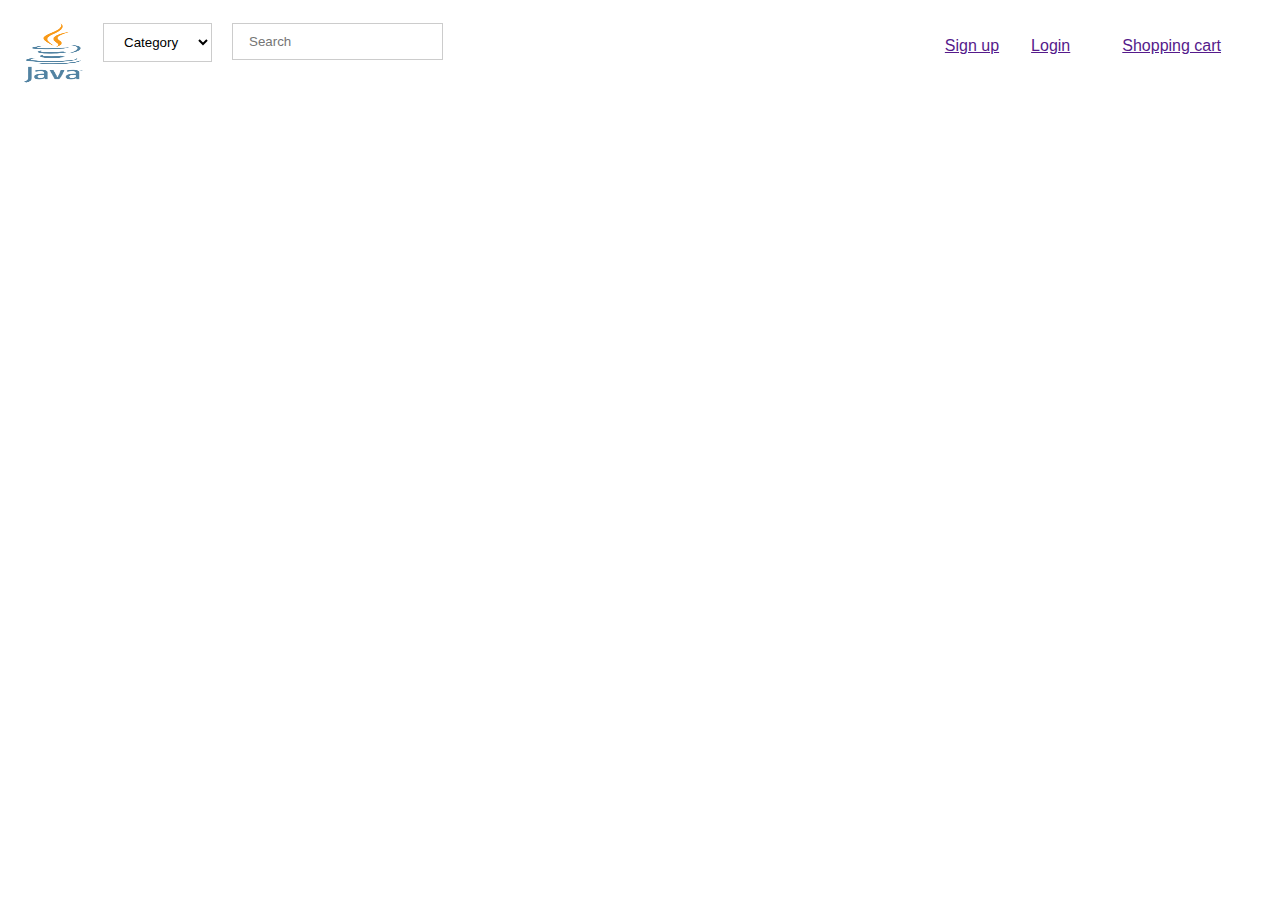
<file: index.html>
<!DOCTYPE html>
<html lang="en">
<head>
  <title>Oppgave1</title>
  <meta charset="utf-8"/>
  <link rel="stylesheet" type="text/css" href="style.css"/>
  <script>
  </script>
</head>

<body>
<ul>
  <li class="left"><img src="resources/images/Java.png" alt="Logo" width="60" height="60"></li>
  <li class="left"><select name="Category">
    <option value="">Category</option>
    <option value="cat1">cat1</option>
    <option value="cat2">cat2</option>
    <option value="cat3">cat3</option>
    <option value="cat4">cat4</option>
  </select></li>
  <li class="left"><input type="text" placeholder="Search"/></li>
  <li class="right"><a href="">Shopping cart</a></li>
  <li class="right"><a href="">Login</a></li>
  <li class="right"><a href="">Sign up</a></li>
</ul>


<div class="main">
    <h1></h1>

    <p></p>
  </div>
</body>
</html>
</file>
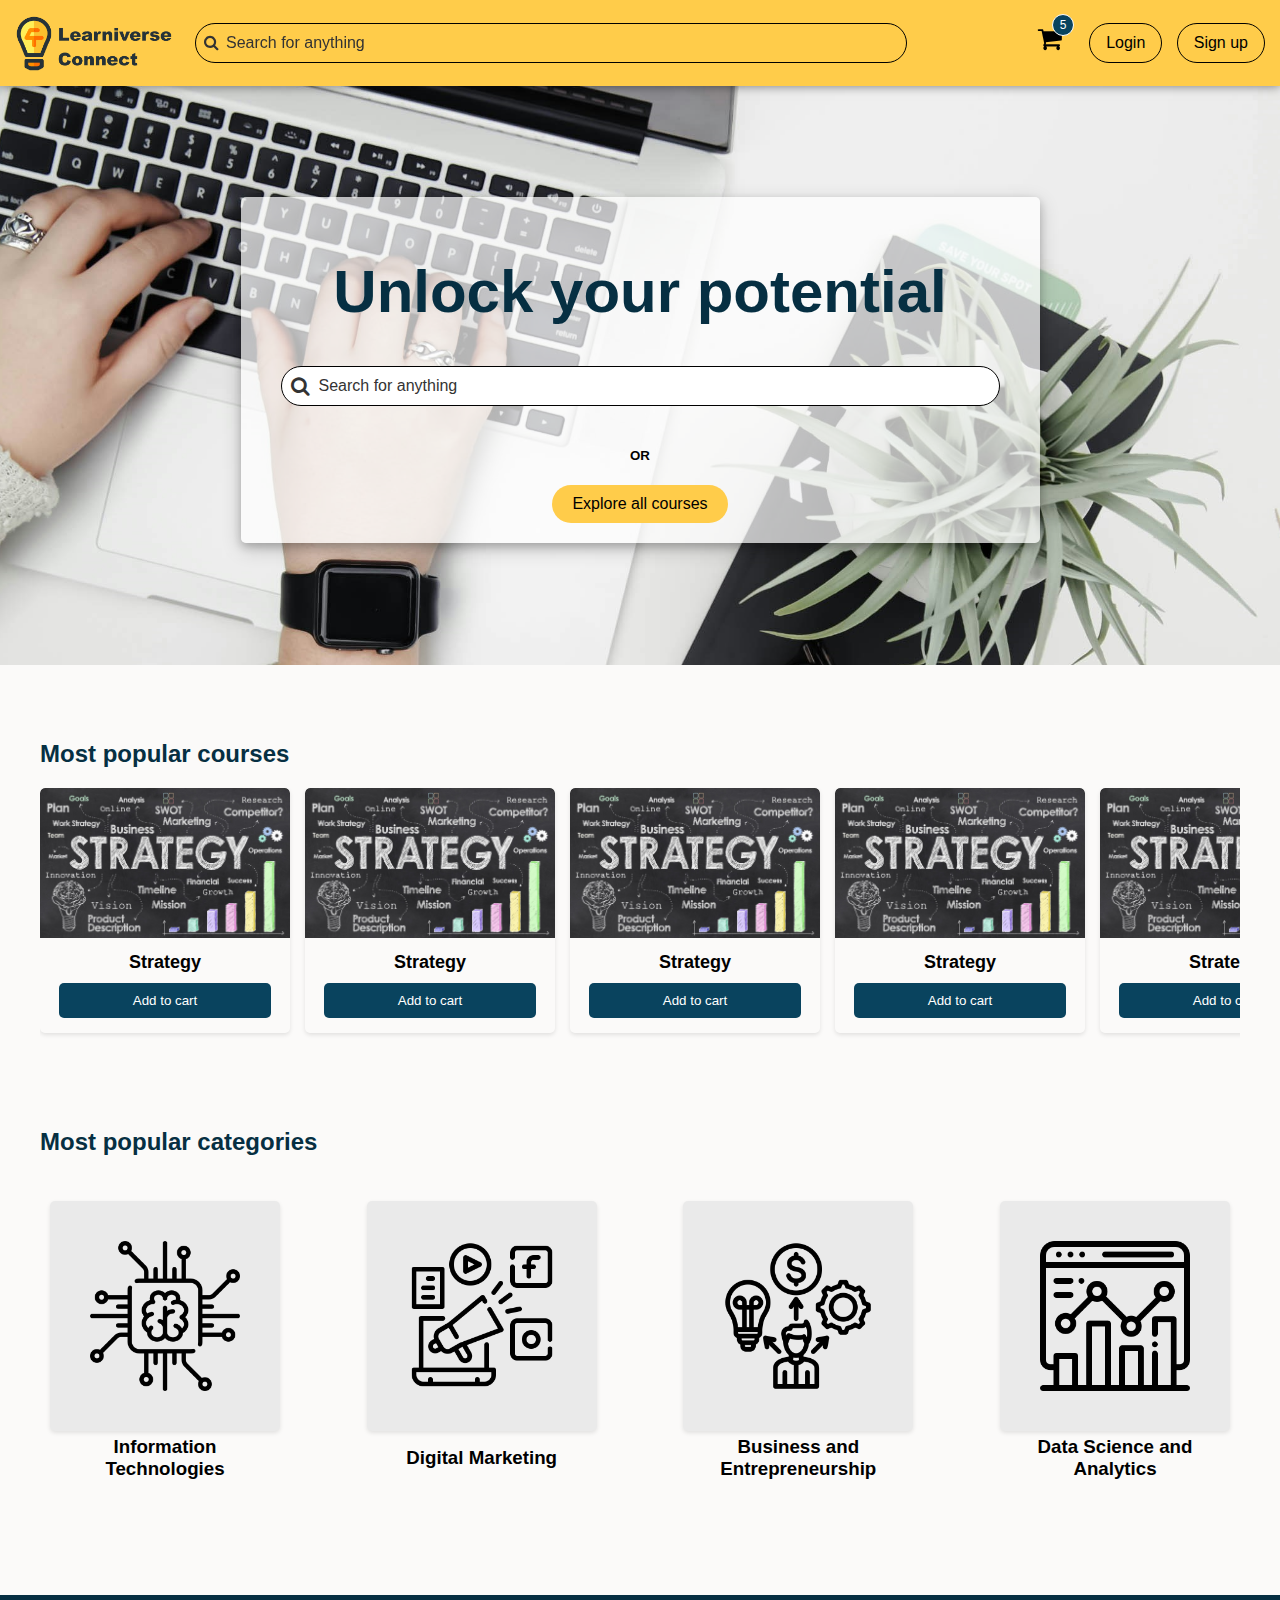
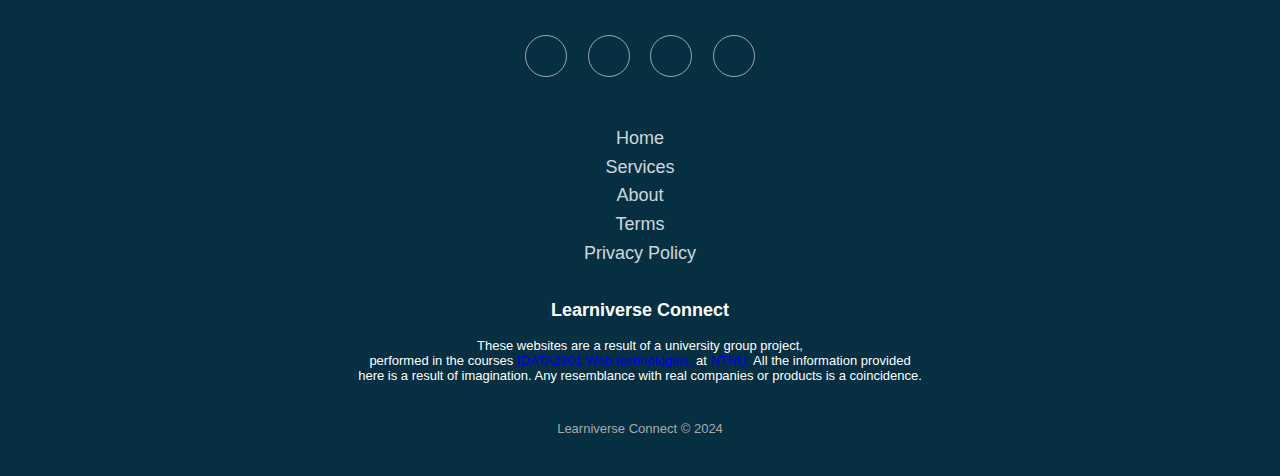
<file: frontend/index.html>
<!DOCTYPE html>
<html lang="en">
<head>
    <title>Homepage - Learniverse Connect</title>
    <link rel="icon" href="resources/images/logo/Logo.svg">
    <meta charset="utf-8"/>
    <meta name="viewport" content="width=device-width, initial-scale=1.0">

    <link rel="stylesheet" type="text/css" href="pages/index/style.css"/>
    <link rel="stylesheet" type="text/css" href="resources/css/navbar.css"/>
    <link rel="stylesheet" type="text/css" href="resources/css/style.css"/>
    <link rel="stylesheet" type="text/css" href="resources/css/footer.css"/>
    <link rel="stylesheet" href="https://cdnjs.cloudflare.com/ajax/libs/font-awesome/4.7.0/css/font-awesome.min.css">
</head>

<body>
    <nav id="navbar"></nav>

    <section class="main-section">
        <section class="hero-section">
            <div class="hero-content">
                <h1 class="hero-quote">Unlock your potential</h1>
                <div class="search-container">
                    <form action="/search" method="get">
                        <button type="submit" class="search-icon-button">
                            <i class="fa fa-search"></i>
                        </button>
                        <input type="text" class="search-bar" placeholder="Search for anything" name="query">
                    </form>
                </div>
                <h5>OR</h5>
                <a href="pages/browser/browser.html" class="explore-courses-link">Explore all courses</a>
            </div>
        </section>

        <section class="slider-container">
            <h2>Most popular courses</h2>
            <div class="course-slider">
                <div class="slide">
                    <img src="resources/images/business strategy.jpg" alt="Course 1" class="course-image" width="300">
                    <h3 class="course-title">Strategy</h3>
                    <button class="course-button">Add to cart</button>
                </div>
                <div class="slide">
                    <img src="resources/images/business strategy.jpg" alt="Course 1" class="course-image" width="300">
                    <h3 class="course-title">Strategy</h3>
                    <button class="course-button">Add to cart</button>
                </div>
                <div class="slide">
                    <img src="resources/images/business strategy.jpg" alt="Course 1" class="course-image" width="300">
                    <h3 class="course-title">Strategy</h3>
                    <button class="course-button">Add to cart</button>
                </div>
                <div class="slide">
                    <img src="resources/images/business strategy.jpg" alt="Course 1" class="course-image" width="300">
                    <h3 class="course-title">Strategy</h3>
                    <button class="course-button">Add to cart</button>
                </div>
                <div class="slide">
                    <img src="resources/images/business strategy.jpg" alt="Course 1" class="course-image" width="300">
                    <h3 class="course-title">Strategy</h3>
                    <button class="course-button">Add to cart</button>
                </div>
                <div class="slide">
                    <img src="resources/images/business strategy.jpg" alt="Course 1" class="course-image" width="300">
                    <h3 class="course-title">Strategy</h3>
                    <button class="course-button">Add to cart</button>
                </div>
                <div class="slide">
                    <img src="resources/images/business strategy.jpg" alt="Course 1" class="course-image" width="300">
                    <h3 class="course-title">Strategy</h3>
                    <button class="course-button">Add to cart</button>
                </div>
                <div class="slide">
                    <img src="resources/images/business strategy.jpg" alt="Course 1" class="course-image" width="300">
                    <h3 class="course-title">Strategy</h3>
                    <button class="course-button">Add to cart</button>
                </div>
                <div class="slide">
                    <img src="resources/images/business strategy.jpg" alt="Course 1" class="course-image" width="300">
                    <h3 class="course-title">Strategy</h3>
                    <button class="course-button">Add to cart</button>
                </div>
            </div>
        </section>

        <section class="categories-container">
            <h2>Most popular categories</h2>
            <div class="categories">
                <div class="category">
                    <button onclick="goToPageWithCheckboxes('InformationTechnologies')">
                        <img src="resources/images/categoryIcons/Technology.png" alt="Information Technologies">
                    </button>
                    <h3 class="course-label">Information Technologies</h3>
                </div>
                <div class="category">
                    <button onclick="goToPageWithCheckboxes('DigitalMarketing')">
                        <img src="resources/images/categoryIcons/Marketing.png" alt="Digital Marketing">
                    </button>
                    <h3 class="course-label">Digital Marketing</h3>
                </div>
                <div class="category">
                    <button onclick="goToPageWithCheckboxes('BusinessAndEntrepreneurship')">
                        <img src="resources/images/categoryIcons/Business.png" alt="Business and Entrepreneurship">
                    </button>
                    <h3 class="course-label">Business and Entrepreneurship</h3>
                </div>
                <div class="category">
                    <button onclick="goToPageWithCheckboxes('DataScienceAndAnalytics')">
                        <img src="resources/images/categoryIcons/Analytics.png" alt="Data Science and Analytics">
                    </button>
                    <h3 class="course-label">Data Science and Analytics</h3>
                </div>
            </div>
        </section>
    </section>

    <footer id="footer"></footer>

    <script src="resources/javascript/navbar-footer.js"></script>
    <script src="pages/index/script.js"></script>
</body>
</html>
</file>
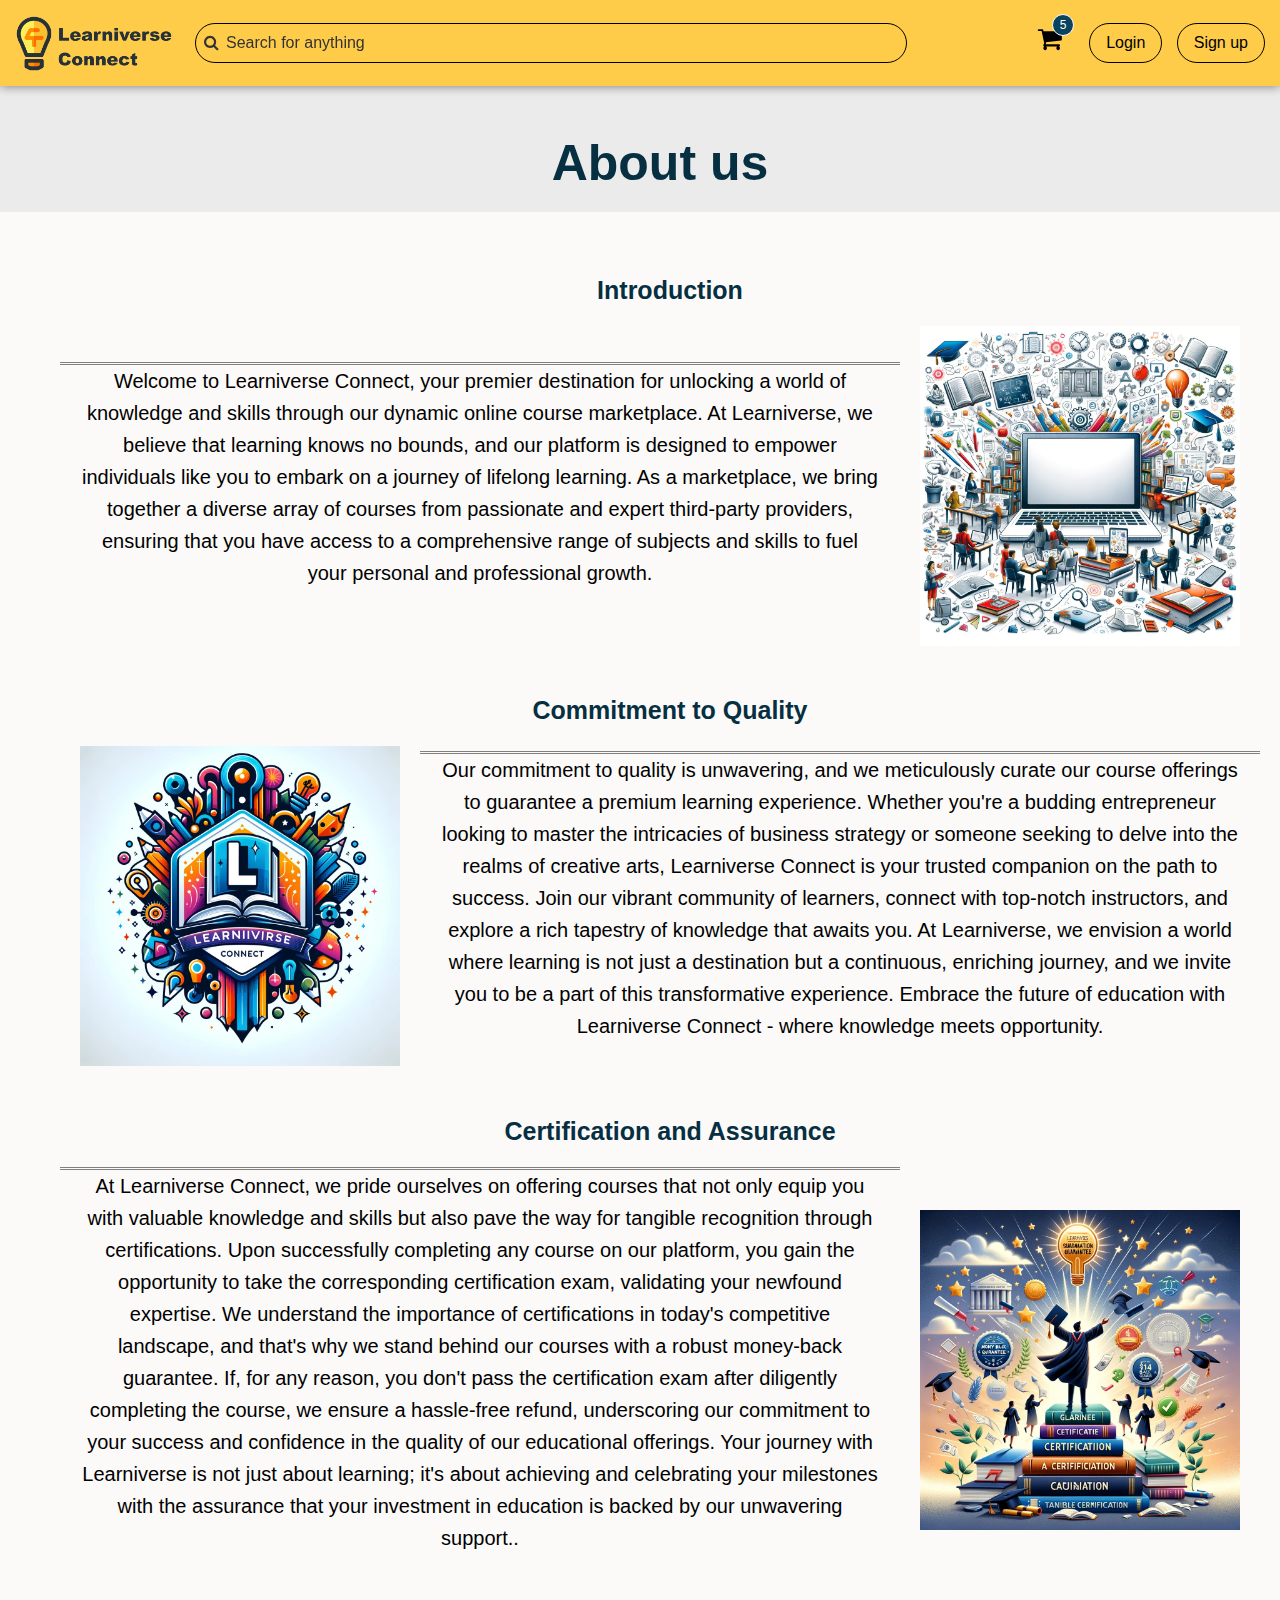
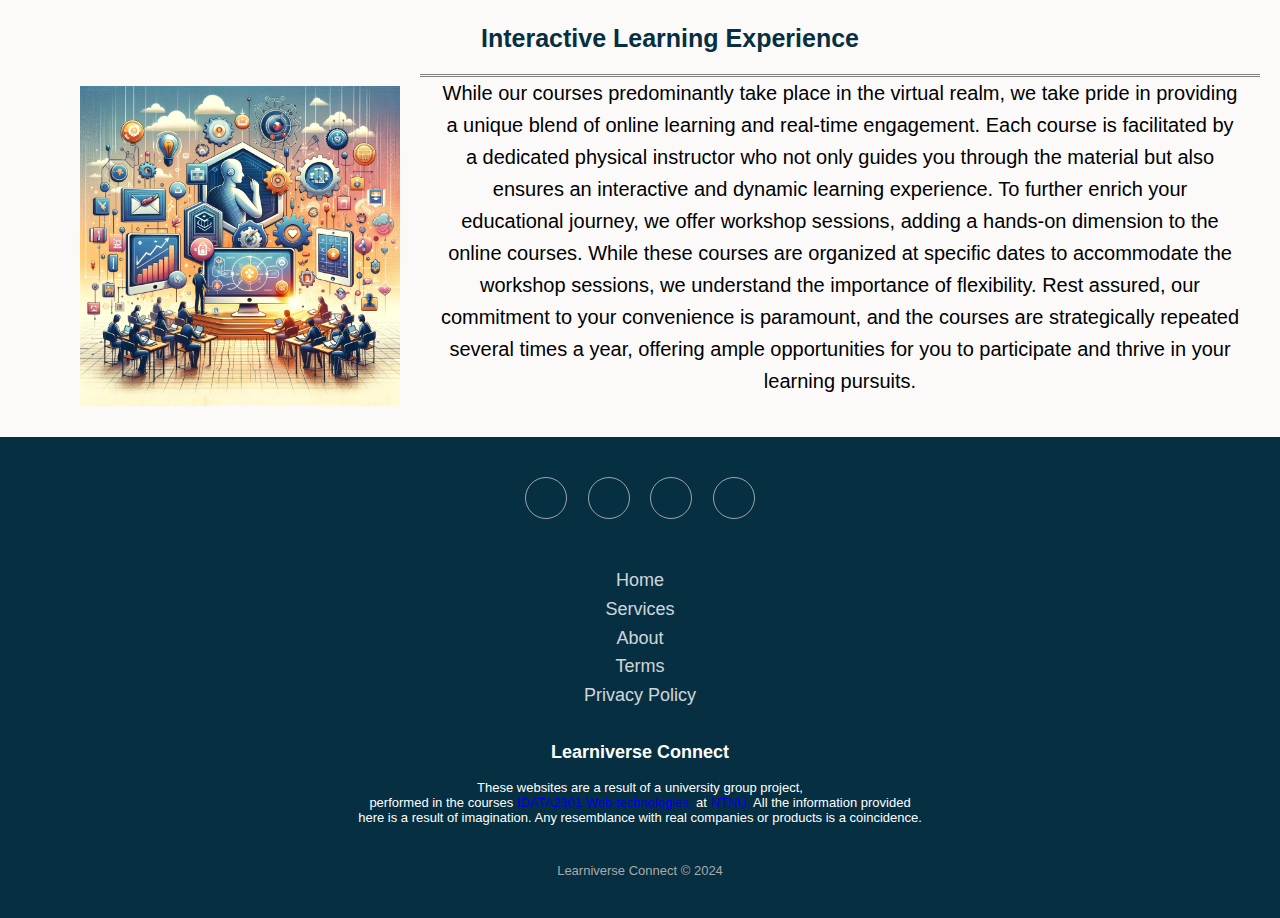
<file: frontend/pages/aboutUs/aboutUs.html>
<!DOCTYPE html>
<html lang="en">
<head xmlns="http://www.w3.org/1999/html">
    <title>About us - Learniverse Connect</title>
    <link rel="icon" href="../../resources/images/logo/Logo.svg">
    <meta charset="utf-8"/>
    <meta name="viewport" content="width=device-width, initial-scale=1.0">

    <link rel="stylesheet" type="text/css" href="style.css"/>
    <link rel="stylesheet" type="text/css" href="../../resources/css/navbar.css"/>
    <link rel="stylesheet" type="text/css" href="../../resources/css/style.css"/>
    <link rel="stylesheet" type="text/css" href="../../resources/css/footer.css"/>
    <link rel="stylesheet" href="https://cdnjs.cloudflare.com/ajax/libs/font-awesome/4.7.0/css/font-awesome.min.css">
</head>
<body>
<nav id="navbar"></nav>



<div class="flex-container">

    <h1 class="aboutUsLabel">About us</h1>

    <h2 class="subtitleLabel">Introduction</h2>
    <section class="text-image-container img-left">
        <img src="../../resources/images/aboutUsFirstImage.jpg" alt="First image" class="content-image">
        <p class="paragraph">
            Welcome to Learniverse Connect, your premier destination for unlocking a world of knowledge and skills
            through our dynamic online course marketplace. At Learniverse, we believe that learning knows no
            bounds, and our platform is designed to empower individuals like you to embark on a journey of lifelong
            learning. As a marketplace, we bring together a diverse array of courses from passionate and expert
            third-party providers, ensuring that you have access to a comprehensive range of subjects and skills to
            fuel your personal and professional growth.
        </p>
    </section>

    <h2 class="subtitleLabel">Commitment to Quality</h2>
    <section class="text-image-container img-right">
        <img src="../../resources/images/aboutUsSecondImage.jpg" alt="Second image" class="content-image">
        <p class="paragraph">
            Our commitment to quality is unwavering, and we meticulously curate our course offerings to guarantee
            a premium learning experience. Whether you're a budding entrepreneur looking to master the
            intricacies of business strategy or someone seeking to delve into the realms of creative arts, Learniverse
            Connect is your trusted companion on the path to success. Join our vibrant community of learners,
            connect with top-notch instructors, and explore a rich tapestry of knowledge that awaits you. At
            Learniverse, we envision a world where learning is not just a destination but a continuous, enriching
            journey, and we invite you to be a part of this transformative experience. Embrace the future of
            education with Learniverse Connect - where knowledge meets opportunity.
        </p>
    </section>

    <h2 class="subtitleLabel">Certification and Assurance</h2>
    <section class="text-image-container img-left">
        <img src="../../resources/images/aboutUsThirdImage.jpg" alt="Third image" class="content-image">
        <p class="paragraph">
            At Learniverse Connect, we pride ourselves on offering courses that not only equip you with valuable
            knowledge and skills but also pave the way for tangible recognition through certifications. Upon
            successfully completing any course on our platform, you gain the opportunity to take the corresponding
            certification exam, validating your newfound expertise. We understand the importance of certifications
            in today's competitive landscape, and that's why we stand behind our courses with a robust money-back
            guarantee. If, for any reason, you don't pass the certification exam after diligently completing the
            course, we ensure a hassle-free refund, underscoring our commitment to your success and confidence
            in the quality of our educational offerings. Your journey with Learniverse is not just about learning; it's
            about achieving and celebrating your milestones with the assurance that your investment in education is
            backed by our unwavering support..
        </p>
    </section>

    <h2 class="subtitleLabel">Interactive Learning Experience</h2>
    <section class="text-image-container img-right">
        <img src="../../resources/images/aboutUsFourthImage.jpg" alt="Fourth image   " class="content-image">
        <p class="paragraph">
            While our courses predominantly take place in the virtual realm, we take pride in providing a unique
            blend of online learning and real-time engagement. Each course is facilitated by a dedicated physical
            instructor who not only guides you through the material but also ensures an interactive and dynamic
            learning experience. To further enrich your educational journey, we offer workshop sessions, adding a
            hands-on dimension to the online courses. While these courses are organized at specific dates to
            accommodate the workshop sessions, we understand the importance of flexibility. Rest assured, our
            commitment to your convenience is paramount, and the courses are strategically repeated several times
            a year, offering ample opportunities for you to participate and thrive in your learning pursuits.
        </p>
    </section>
</div>

<footer id="footer"></footer>

<script src="/frontend/resources/javascript/navbar-footer.js"></script>
<script src="image-scroll.js"></script>
</body>
</html>
</file>
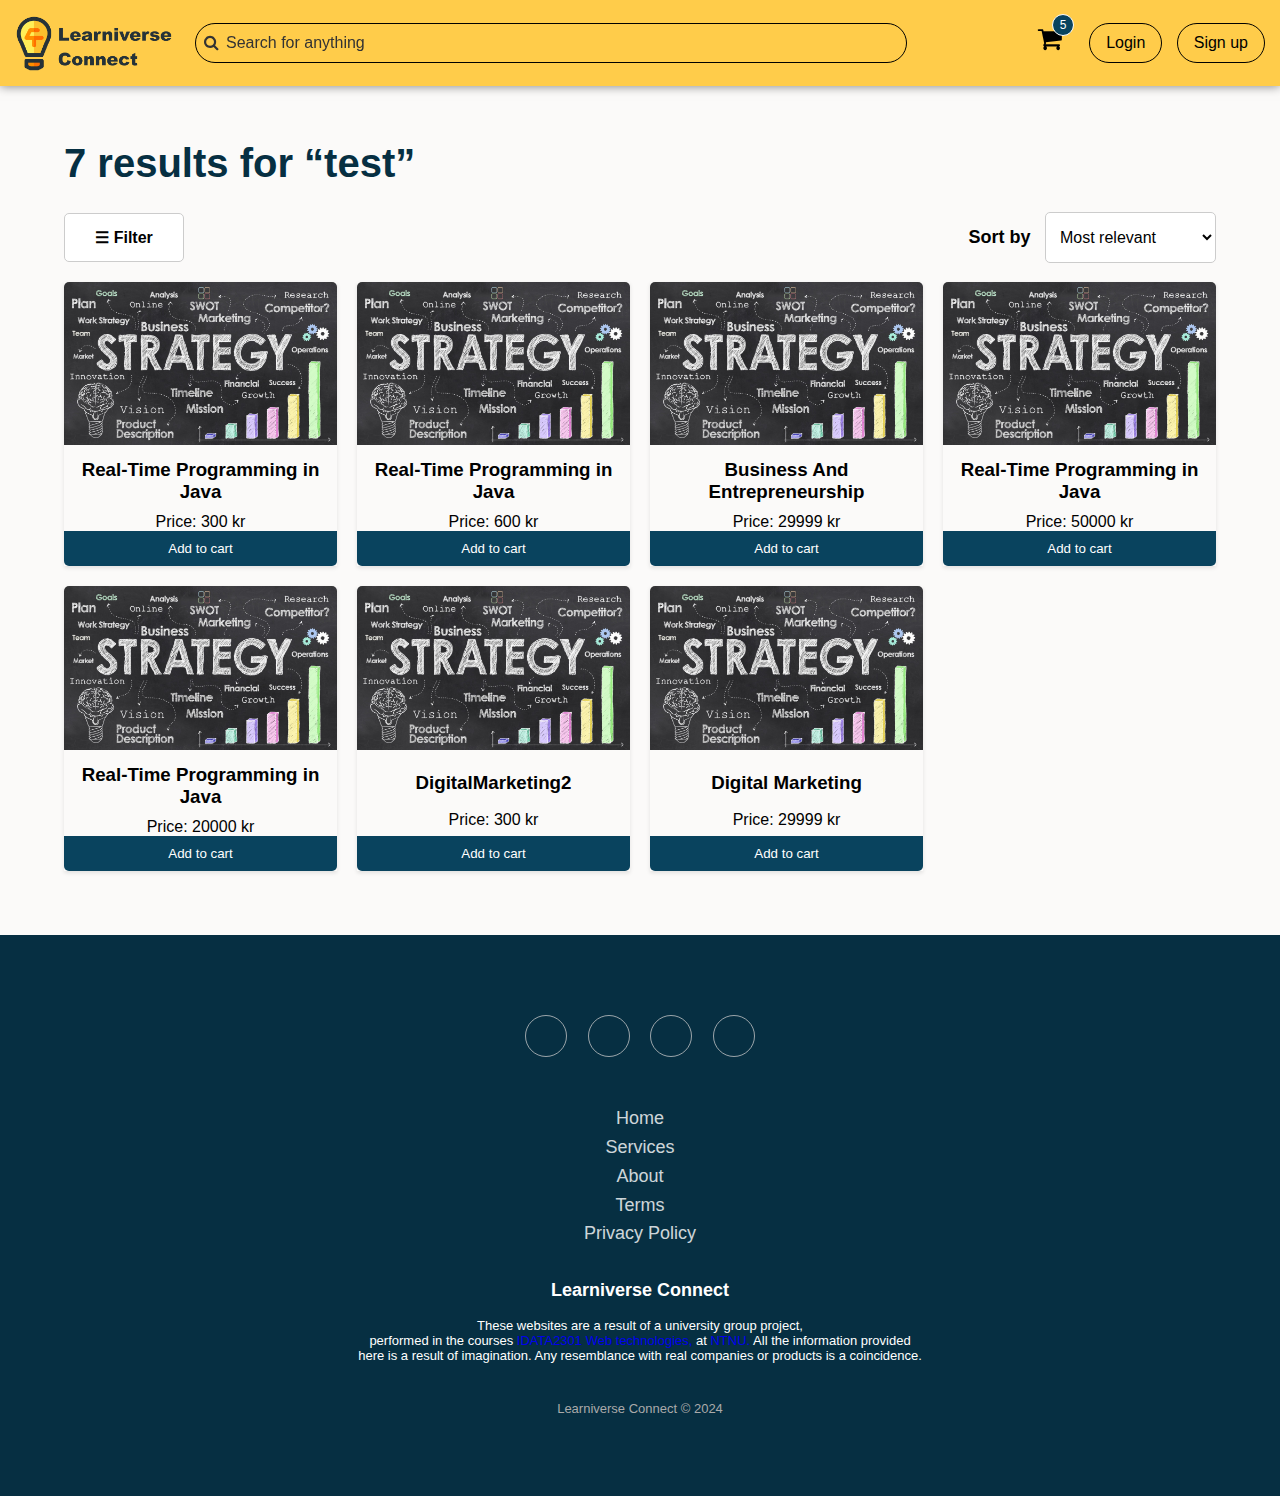
<file: frontend/pages/browser/browser.html>
<!DOCTYPE html>
<html lang="en">
<head>
    <title>Browser - Learniverse Connect</title>
    <link rel="icon" href="../../resources/images/logo/Logo.svg">
    <meta charset="utf-8"/>
    <meta name="viewport" content="width=device-width, initial-scale=1.0">

    <link rel="stylesheet" type="text/css" href="style.css"/>
    <link rel="stylesheet" type="text/css" href="../../resources/css/style.css"/>
    <link rel="stylesheet" type="text/css" href="../../resources/css/navbar.css"/>
    <link rel="stylesheet" type="text/css" href="../../resources/css/footer.css"/>
    <link rel="stylesheet" href="https://cdnjs.cloudflare.com/ajax/libs/font-awesome/4.7.0/css/font-awesome.min.css">

</head>

<body>
    <nav id="navbar"></nav>

    <!-- To make the screen "intend" while the category-sidebar is active for smaller devices-->
    <div id="siteOverlay" class="site-overlay"></div>

    <section class="browser-content">
        <div class="top">
            <h1 class="results-header">1000 results</h1>

            <div class="button-container">
                <button class="filter-button">
                    <span class="filter-text"></span> <!--Text is changed in the search-filles.js-->
                </button>
                <span id="clearFilterTop" class="clear-filter">Clear filters</span>

                <div class="sort-container">
                    <label for="sort-by" class="sort-label">Sort by</label>
                    <select id="sort-by" class="sort-select">
                        <option>Most relevant</option>
                        <option>Price (low - high)</option>
                        <option>Price (high - low)</option>
                        <option>Alphabetic (a to z)</option>
                        <option>Alphabetic (z to a)</option>
                    </select>
                </div>
            </div>
        </div>

        <aside class="category-sidebar sidebar-hidden">
            <div id="filterResultsHeader">
                <span class="results-count" id="resultsHeaderInSidebar">10000 results</span>
                <span id="clearFilterInSidebar" class="clear-filter">Clear filters</span>
            </div>

            <h2>Category</h2>
            <form id="category-form">
                <div class="category-option">
                    <input type="checkbox" id="InformationTechnologies" name="InformationTechnologies">
                    <label for="InformationTechnologies">Information Technologies</label>
                </div>
                <div class="category-option">
                    <input type="checkbox" id="DigitalMarketing" name="DigitalMarketing">
                    <label for="DigitalMarketing">Digital Marketing</label>
                </div>
                <div class="category-option">
                    <input type="checkbox" id="BusinessAndEntrepreneurship" name="BusinessAndEntrepreneurship">
                    <label for="BusinessAndEntrepreneurship">Business and Entrepreneurship</label>
                </div>
                <div class="category-option">
                    <input type="checkbox" id="DataScienceAndAnalytics" name="DataScienceAndAnalytics">
                    <label for="DataScienceAndAnalytics">Data Science and Analytics</label>
                </div>
                <!-- More categories... -->
            </form>

            <button id="sidebarDoneButton">Done</button>
        </aside>

        <main class="course-container">

        </main>
    </section>

    <footer id="footer" class="footer"></footer>

    <script src="/frontend/resources/javascript/navbar-footer.js"></script>
    <script src="script.js"></script>
    <script src="search-filter.js"></script>
</body>
</html>
</file>
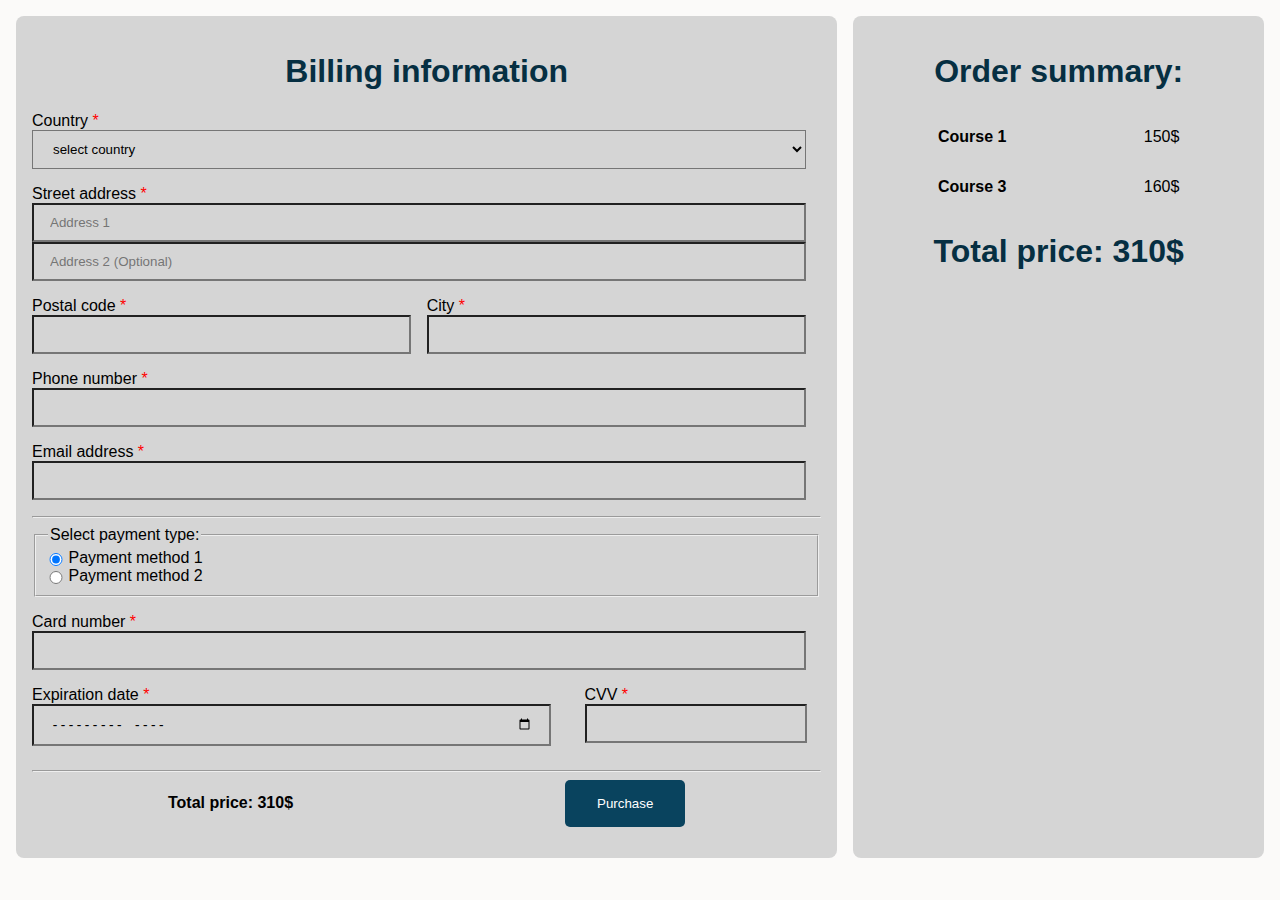
<file: frontend/pages/checkout/checkout.html>
<!DOCTYPE html>
<html lang="en">
<html>

<head>
    <meta charset='utf-8'>
    <title>Checkout - Learniverse Connect</title>
    <link rel="icon" href="../../resources/images/logo/Logo.svg">
    <meta name='viewport' content='width=device-width, initial-scale=1'>
    <meta name="viewport" content="width=device-width, initial-scale=1.0">

    <link rel='stylesheet' type='text/css' media='screen' href='style.css'>
    <link rel="stylesheet" type="text/css" href="../../resources/css/navbar.css" />
    <link rel="stylesheet" type="text/css" href="../../resources/css/style.css" />
    <link rel="stylesheet" href="https://cdnjs.cloudflare.com/ajax/libs/font-awesome/4.7.0/css/font-awesome.min.css">
</head>

<body>
    <div class="row mainRow">
        <form class="container">
            <h1>Billing information</h1>
            <ul>
                <li class="field">
                    <label for="country" class="required">Country</label>
                    <br>
                    <select id="country" required>
                        <option value="" selected hidden>select country</option>
                        <option value="AF">Afghanistan</option>
                        <option value="AX">Aland Islands</option>
                        <option value="AL">Albania</option>
                        <option value="DZ">Algeria</option>
                        <option value="AS">American Samoa</option>
                        <option value="AD">Andorra</option>
                        <option value="AO">Angola</option>
                        <option value="AI">Anguilla</option>
                        <option value="AQ">Antarctica</option>
                        <option value="AG">Antigua and Barbuda</option>
                        <option value="AR">Argentina</option>
                        <option value="AM">Armenia</option>
                        <option value="AW">Aruba</option>
                        <option value="AU">Australia</option>
                        <option value="AT">Austria</option>
                        <option value="AZ">Azerbaijan</option>
                        <option value="BS">Bahamas</option>
                        <option value="BH">Bahrain</option>
                        <option value="BD">Bangladesh</option>
                        <option value="BB">Barbados</option>
                        <option value="BY">Belarus</option>
                        <option value="BE">Belgium</option>
                        <option value="BZ">Belize</option>
                        <option value="BJ">Benin</option>
                        <option value="BM">Bermuda</option>
                        <option value="BT">Bhutan</option>
                        <option value="BO">Bolivia</option>
                        <option value="BQ">Bonaire, Sint Eustatius and Saba</option>
                        <option value="BA">Bosnia and Herzegovina</option>
                        <option value="BW">Botswana</option>
                        <option value="BV">Bouvet Island</option>
                        <option value="BR">Brazil</option>
                        <option value="IO">British Indian Ocean Territory</option>
                        <option value="BN">Brunei Darussalam</option>
                        <option value="BG">Bulgaria</option>
                        <option value="BF">Burkina Faso</option>
                        <option value="BI">Burundi</option>
                        <option value="KH">Cambodia</option>
                        <option value="CM">Cameroon</option>
                        <option value="CA">Canada</option>
                        <option value="CV">Cape Verde</option>
                        <option value="KY">Cayman Islands</option>
                        <option value="CF">Central African Republic</option>
                        <option value="TD">Chad</option>
                        <option value="CL">Chile</option>
                        <option value="CN">China</option>
                        <option value="CX">Christmas Island</option>
                        <option value="CC">Cocos (Keeling) Islands</option>
                        <option value="CO">Colombia</option>
                        <option value="KM">Comoros</option>
                        <option value="CG">Congo</option>
                        <option value="CD">Congo, Democratic Republic of the Congo</option>
                        <option value="CK">Cook Islands</option>
                        <option value="CR">Costa Rica</option>
                        <option value="CI">Cote D'Ivoire</option>
                        <option value="HR">Croatia</option>
                        <option value="CU">Cuba</option>
                        <option value="CW">Curacao</option>
                        <option value="CY">Cyprus</option>
                        <option value="CZ">Czech Republic</option>
                        <option value="DK">Denmark</option>
                        <option value="DJ">Djibouti</option>
                        <option value="DM">Dominica</option>
                        <option value="DO">Dominican Republic</option>
                        <option value="EC">Ecuador</option>
                        <option value="EG">Egypt</option>
                        <option value="SV">El Salvador</option>
                        <option value="GQ">Equatorial Guinea</option>
                        <option value="ER">Eritrea</option>
                        <option value="EE">Estonia</option>
                        <option value="ET">Ethiopia</option>
                        <option value="FK">Falkland Islands (Malvinas)</option>
                        <option value="FO">Faroe Islands</option>
                        <option value="FJ">Fiji</option>
                        <option value="FI">Finland</option>
                        <option value="FR">France</option>
                        <option value="GF">French Guiana</option>
                        <option value="PF">French Polynesia</option>
                        <option value="TF">French Southern Territories</option>
                        <option value="GA">Gabon</option>
                        <option value="GM">Gambia</option>
                        <option value="GE">Georgia</option>
                        <option value="DE">Germany</option>
                        <option value="GH">Ghana</option>
                        <option value="GI">Gibraltar</option>
                        <option value="GR">Greece</option>
                        <option value="GL">Greenland</option>
                        <option value="GD">Grenada</option>
                        <option value="GP">Guadeloupe</option>
                        <option value="GU">Guam</option>
                        <option value="GT">Guatemala</option>
                        <option value="GG">Guernsey</option>
                        <option value="GN">Guinea</option>
                        <option value="GW">Guinea-Bissau</option>
                        <option value="GY">Guyana</option>
                        <option value="HT">Haiti</option>
                        <option value="HM">Heard Island and Mcdonald Islands</option>
                        <option value="VA">Holy See (Vatican City State)</option>
                        <option value="HN">Honduras</option>
                        <option value="HK">Hong Kong</option>
                        <option value="HU">Hungary</option>
                        <option value="IS">Iceland</option>
                        <option value="IN">India</option>
                        <option value="ID">Indonesia</option>
                        <option value="IR">Iran, Islamic Republic of</option>
                        <option value="IQ">Iraq</option>
                        <option value="IE">Ireland</option>
                        <option value="IM">Isle of Man</option>
                        <option value="IL">Israel</option>
                        <option value="IT">Italy</option>
                        <option value="JM">Jamaica</option>
                        <option value="JP">Japan</option>
                        <option value="JE">Jersey</option>
                        <option value="JO">Jordan</option>
                        <option value="KZ">Kazakhstan</option>
                        <option value="KE">Kenya</option>
                        <option value="KI">Kiribati</option>
                        <option value="KP">Korea, Democratic People's Republic of</option>
                        <option value="KR">Korea, Republic of</option>
                        <option value="XK">Kosovo</option>
                        <option value="KW">Kuwait</option>
                        <option value="KG">Kyrgyzstan</option>
                        <option value="LA">Lao People's Democratic Republic</option>
                        <option value="LV">Latvia</option>
                        <option value="LB">Lebanon</option>
                        <option value="LS">Lesotho</option>
                        <option value="LR">Liberia</option>
                        <option value="LY">Libyan Arab Jamahiriya</option>
                        <option value="LI">Liechtenstein</option>
                        <option value="LT">Lithuania</option>
                        <option value="LU">Luxembourg</option>
                        <option value="MO">Macao</option>
                        <option value="MK">Macedonia, the Former Yugoslav Republic of</option>
                        <option value="MG">Madagascar</option>
                        <option value="MW">Malawi</option>
                        <option value="MY">Malaysia</option>
                        <option value="MV">Maldives</option>
                        <option value="ML">Mali</option>
                        <option value="MT">Malta</option>
                        <option value="MH">Marshall Islands</option>
                        <option value="MQ">Martinique</option>
                        <option value="MR">Mauritania</option>
                        <option value="MU">Mauritius</option>
                        <option value="YT">Mayotte</option>
                        <option value="MX">Mexico</option>
                        <option value="FM">Micronesia, Federated States of</option>
                        <option value="MD">Moldova, Republic of</option>
                        <option value="MC">Monaco</option>
                        <option value="MN">Mongolia</option>
                        <option value="ME">Montenegro</option>
                        <option value="MS">Montserrat</option>
                        <option value="MA">Morocco</option>
                        <option value="MZ">Mozambique</option>
                        <option value="MM">Myanmar</option>
                        <option value="NA">Namibia</option>
                        <option value="NR">Nauru</option>
                        <option value="NP">Nepal</option>
                        <option value="NL">Netherlands</option>
                        <option value="AN">Netherlands Antilles</option>
                        <option value="NC">New Caledonia</option>
                        <option value="NZ">New Zealand</option>
                        <option value="NI">Nicaragua</option>
                        <option value="NE">Niger</option>
                        <option value="NG">Nigeria</option>
                        <option value="NU">Niue</option>
                        <option value="NF">Norfolk Island</option>
                        <option value="MP">Northern Mariana Islands</option>
                        <option value="NO">Norway</option>
                        <option value="OM">Oman</option>
                        <option value="PK">Pakistan</option>
                        <option value="PW">Palau</option>
                        <option value="PS">Palestinian Territory, Occupied</option>
                        <option value="PA">Panama</option>
                        <option value="PG">Papua New Guinea</option>
                        <option value="PY">Paraguay</option>
                        <option value="PE">Peru</option>
                        <option value="PH">Philippines</option>
                        <option value="PN">Pitcairn</option>
                        <option value="PL">Poland</option>
                        <option value="PT">Portugal</option>
                        <option value="PR">Puerto Rico</option>
                        <option value="QA">Qatar</option>
                        <option value="RE">Reunion</option>
                        <option value="RO">Romania</option>
                        <option value="RU">Russian Federation</option>
                        <option value="RW">Rwanda</option>
                        <option value="BL">Saint Barthelemy</option>
                        <option value="SH">Saint Helena</option>
                        <option value="KN">Saint Kitts and Nevis</option>
                        <option value="LC">Saint Lucia</option>
                        <option value="MF">Saint Martin</option>
                        <option value="PM">Saint Pierre and Miquelon</option>
                        <option value="VC">Saint Vincent and the Grenadines</option>
                        <option value="WS">Samoa</option>
                        <option value="SM">San Marino</option>
                        <option value="ST">Sao Tome and Principe</option>
                        <option value="SA">Saudi Arabia</option>
                        <option value="SN">Senegal</option>
                        <option value="RS">Serbia</option>
                        <option value="CS">Serbia and Montenegro</option>
                        <option value="SC">Seychelles</option>
                        <option value="SL">Sierra Leone</option>
                        <option value="SG">Singapore</option>
                        <option value="SX">Sint Maarten</option>
                        <option value="SK">Slovakia</option>
                        <option value="SI">Slovenia</option>
                        <option value="SB">Solomon Islands</option>
                        <option value="SO">Somalia</option>
                        <option value="ZA">South Africa</option>
                        <option value="GS">South Georgia and the South Sandwich Islands</option>
                        <option value="SS">South Sudan</option>
                        <option value="ES">Spain</option>
                        <option value="LK">Sri Lanka</option>
                        <option value="SD">Sudan</option>
                        <option value="SR">Suriname</option>
                        <option value="SJ">Svalbard and Jan Mayen</option>
                        <option value="SZ">Swaziland</option>
                        <option value="SE">Sweden</option>
                        <option value="CH">Switzerland</option>
                        <option value="SY">Syrian Arab Republic</option>
                        <option value="TW">Taiwan, Province of China</option>
                        <option value="TJ">Tajikistan</option>
                        <option value="TZ">Tanzania, United Republic of</option>
                        <option value="TH">Thailand</option>
                        <option value="TL">Timor-Leste</option>
                        <option value="TG">Togo</option>
                        <option value="TK">Tokelau</option>
                        <option value="TO">Tonga</option>
                        <option value="TT">Trinidad and Tobago</option>
                        <option value="TN">Tunisia</option>
                        <option value="TR">Turkey</option>
                        <option value="TM">Turkmenistan</option>
                        <option value="TC">Turks and Caicos Islands</option>
                        <option value="TV">Tuvalu</option>
                        <option value="UG">Uganda</option>
                        <option value="UA">Ukraine</option>
                        <option value="AE">United Arab Emirates</option>
                        <option value="GB">United Kingdom</option>
                        <option value="US">United States</option>
                        <option value="UM">United States Minor Outlying Islands</option>
                        <option value="UY">Uruguay</option>
                        <option value="UZ">Uzbekistan</option>
                        <option value="VU">Vanuatu</option>
                        <option value="VE">Venezuela</option>
                        <option value="VN">Viet Nam</option>
                        <option value="VG">Virgin Islands, British</option>
                        <option value="VI">Virgin Islands, U.s.</option>
                        <option value="WF">Wallis and Futuna</option>
                        <option value="EH">Western Sahara</option>
                        <option value="YE">Yemen</option>
                        <option value="ZM">Zambia</option>
                        <option value="ZW">Zimbabwe</option>
                    </select>
                </li>

                <li class="field">
                    <label for="address1" class="required">Street address</label>
                    <br>
                    <input type="text" id="address1" placeholder="Address 1" required>
                    <br>
                    <input type="text" id="address2" placeholder="Address 2 (Optional)">
                </li>

                <li class="splitRow-50-50">
                    <div class="field">
                        <label for="postalCode" class="required">Postal code</label>
                        <br>
                        <input type="text" id="postalCode" required>
                    </div>

                    <div class="field">
                        <label for="city" class="required">City</label>
                        <br>
                        <input type="text" id="city" required>
                    </div>
                </li>

                <li class="field">
                    <label for="phoneNumber" class="required">Phone number</label>
                    <br>
                    <input type="text" id="phoneNumber" required>
                </li>

                <li class="field">
                    <label for="email" class="required">Email address</label>
                    <br>
                    <input type="text" id="email" required>
                </li>

                <li class="nonField">
                    <hr>
                </li>

                <li class="field">
                    <fieldset>
                        <legend>Select payment type:</legend>
                        <input type="radio" id="paymentMethod1" name="cardType" checked>
                        <label for="paymentMethod1">Payment method 1</label>
                        <br>
                        <input type="radio" id="paymentMethod2" name="cardType">
                        <label for="paymentMethod2">Payment method 2</label>
                    </fieldset>
                </li>

                <li class="field">
                    <label for="cardNumber" class="required">Card number</label>
                    <br>
                    <input type="text" id="cardNumber" required>
                </li>

                <li class="splitRow-70-30">
                    <div class="field">
                        <label for="expirationDate" class="required">Expiration date</label>
                        <br>
                        <input type="month" id="expirationDate" required>
                    </div>
                    <div class="field">
                        <label for="CVV" class="required">CVV</label>
                        <br>
                        <input type="text" id="CVV" required>
                    </div>
                </li>

                <li class="nonField">
                    <hr>
                </li>

                <li class="splitRow">
                    <b>Total price: <span id="totalPrice">310$</span></b>
                    <button class="submitButton" type="submit">Purchase</button>
                </li>
            </ul>
        </form>

        <div class="container">
            <h1>Order summary:</h1>
            <ul>
                <li class="splitRow">
                    <p id="courseOrder1"><b>Course 1</b></p>
                    <p id="coursePrice1">150$</p>
                </li>
                <li class="splitRow">
                    <p id="courseOrder2"><b>Course 3</b></p>
                    <p id="coursePrice2">160$</p>
                </li>
            </ul>
            <h1>Total price: <span id="priceSummary">310$</span></h1>
        </div>
    </div>
</body>

</html>
</file>
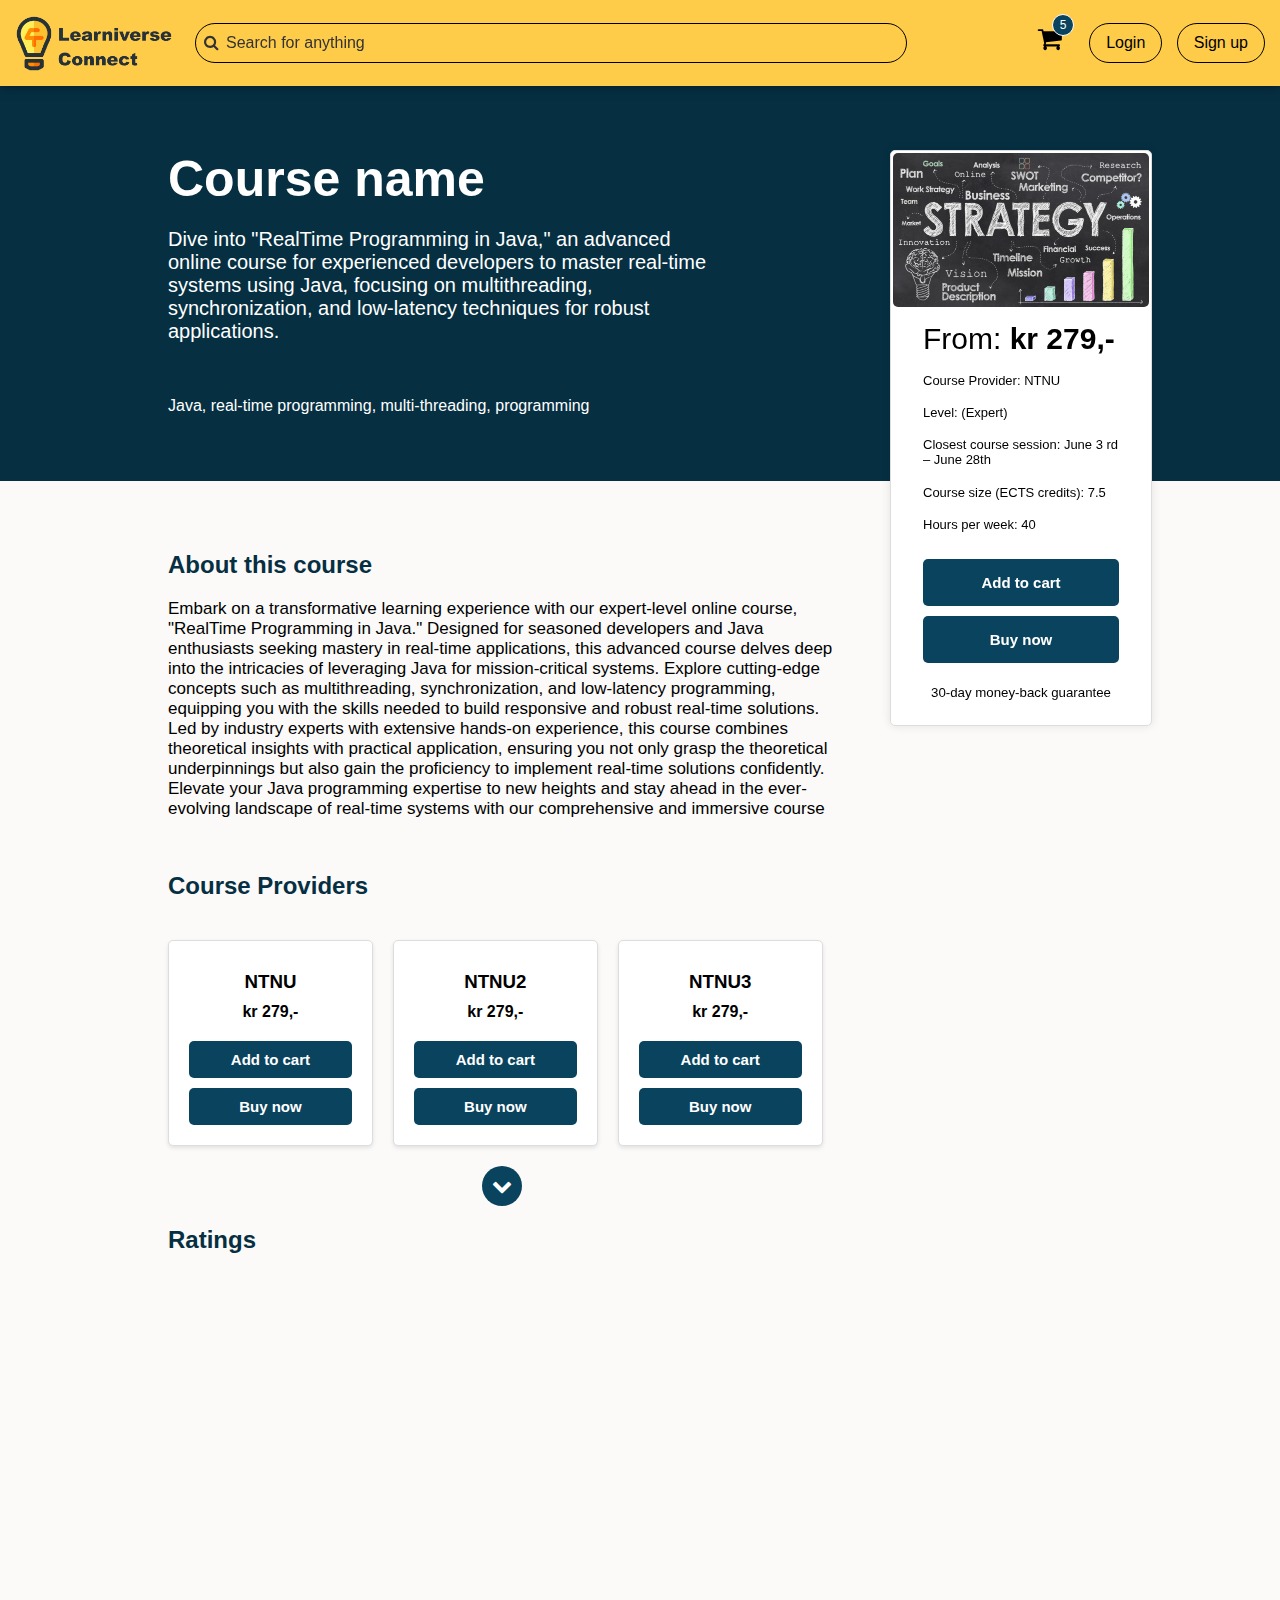
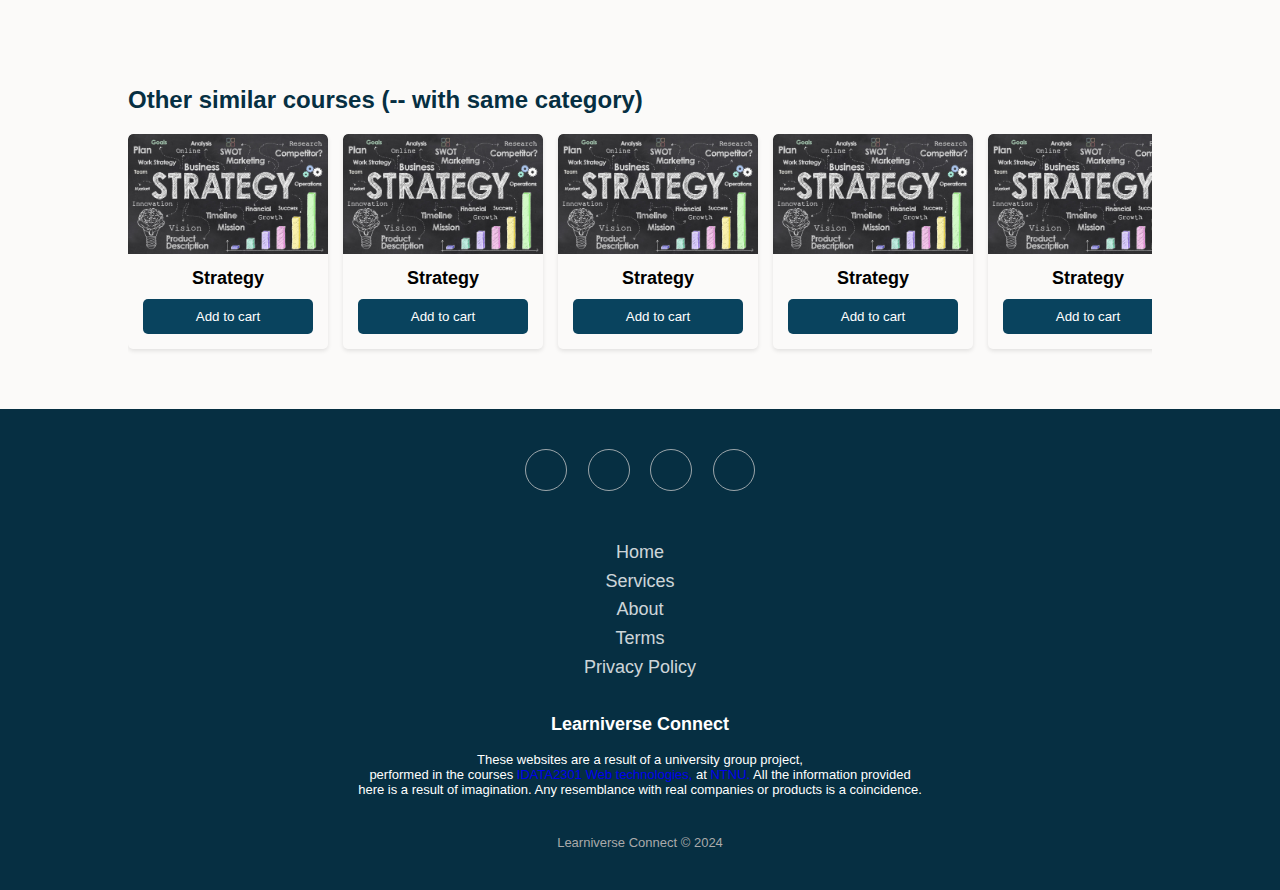
<file: frontend/pages/course/course.html>
<!DOCTYPE html>
<html lang="en" xmlns="http://www.w3.org/1999/html">
<head>
    <title>Course - Learniverse Connect</title>
    <link rel="icon" href="../../resources/images/logo/Logo.svg">
    <meta charset="utf-8"/>
    <meta name="viewport" content="width=device-width, initial-scale=1.0">

    <link rel="stylesheet" type="text/css" href="style.css"/>
    <link rel="stylesheet" type="text/css" href="../../resources/css/navbar.css"/>
    <link rel="stylesheet" type="text/css" href="../../resources/css/style.css"/>
    <link rel="stylesheet" type="text/css" href="../../resources/css/footer.css"/>
    <link rel="stylesheet" href="https://cdnjs.cloudflare.com/ajax/libs/font-awesome/4.7.0/css/font-awesome.min.css">
</head>

<body>
    <nav id="navbar"></nav>

    <section class="main-section">
        <section class="information-section">
            <article class="left">
                <h1 class="course-title">Course name</h1>
                <p class="short-description">
                    Dive into "RealTime Programming in Java," an advanced online course for experienced developers to master
                    real-time systems using Java, focusing on multithreading, synchronization, and low-latency techniques for
                    robust applications.
                </p>
                <br>
                <p id="keywords" class="keywords">Java, real-time programming, multi-threading, programming</p>
            </article>

            <div class="right"></div>
            <aside class="sidebar">
                <img src="../../resources/images/business strategy.jpg" alt="Logo">
                <div class="sidebar-content">

                    <h3 id="price" class="price">From: <span>kr 279,-</span></h3>
                    <h4 id="provider">Course Provider: NTNU </h4>
                    <h4 id="level">Level: (Expert)</h4>
                    <h4 id="session">Closest course session: June 3 rd – June 28th</h4>
                    <h4 id="size">Course size (ECTS credits): 7.5</h4>
                    <h4 id="hours">Hours per week: 40</h4>

                    <button class="sidebar-button">Add to cart</button>
                    <button class="sidebar-button">Buy now</button>
                    <h5>30-day money-back guarantee</h5>
                </div>
            </aside>
        </section>

        <section class="content-section">
            <div class="right"></div>
            <div class="left">
                <article class="content">
                    <section>
                        <h2 class="description-title">About this course</h2>
                        <p class="description">Embark on a transformative learning experience with our expert-level online course,
                            "RealTime Programming in Java." Designed for seasoned developers and Java enthusiasts seeking mastery in
                            real-time applications, this advanced course delves deep into the intricacies of leveraging Java for
                            mission-critical systems. Explore cutting-edge concepts such as multithreading, synchronization, and
                            low-latency programming, equipping you with the skills needed to build responsive and robust real-time
                            solutions. Led by industry experts with extensive hands-on experience, this course combines theoretical
                            insights with practical application, ensuring you not only grasp the theoretical underpinnings but also
                            gain the proficiency to implement real-time solutions confidently. Elevate your Java programming
                            expertise to new heights and stay ahead in the ever-evolving landscape of real-time systems with our
                            comprehensive and immersive course
                        </p>
                    </section>
                    <section>
                        <h2>Course Providers</h2>
                        <div id="courseProviders">
                            <div class="provider">
                                <h3>NTNU</h3>
                                <h4>kr 279,-</h4>
                                <button class="provider-button">Add to cart</button>
                                <button class="provider-button">Buy now</button>
                            </div>
                            <div class="provider">
                                <h3>NTNU2</h3>
                                <h4>kr 279,-</h4>
                                <button class="provider-button">Add to cart</button>
                                <button class="provider-button">Buy now</button>
                            </div>
                            <div class="provider">
                                <h3>NTNU3</h3>
                                <h4>kr 279,-</h4>
                                <button class="provider-button">Add to cart</button>
                                <button class="provider-button">Buy now</button>
                            </div>
                            <div class="provider">
                                <h3>NTNU4</h3>
                                <h4>kr 279,-</h4>
                                <button class="provider-button">Add to cart</button>
                                <button class="provider-button">Buy now</button>
                            </div>
                            <div class="provider">
                                <h3>NTNU4</h3>
                                <h4>kr 279,-</h4>
                                <button class="provider-button">Add to cart</button>
                                <button class="provider-button">Buy now</button>
                            </div>
                            <div class="provider">
                                <h3>NTNU4</h3>
                                <h4>kr 279,-</h4>
                                <button class="provider-button">Add to cart</button>
                                <button class="provider-button">Buy now</button>
                            </div>
                        </div>
                        <button id="showMoreButton" class="show-more-button">
                            <i class="fa fa-chevron-down" aria-hidden="true"></i>
                        </button>
                    </section>
                    <section class="ratings">
                        <h2>Ratings</h2>
                    </section>

                    <br><br><br><br><br><br><br><br><br><br><br><br><br><br><br><br><br><br><br>
                </article>


            </div>
        </section>
        <section class="slider-container">
            <h2>Other similar courses (-- with same category)</h2>
            <div class="course-slider">
                <div class="slide">
                    <img src="../../resources/images/business strategy.jpg" alt="Course 1" class="course-image" width="300">
                    <h3 class="similar-course-title">Strategy</h3>
                    <button class="similar-course-button">Add to cart</button>
                </div>
                <div class="slide">
                    <img src="../../resources/images/business strategy.jpg" alt="Course 1" class="course-image" width="300">
                    <h3 class="similar-course-title">Strategy</h3>
                    <button class="similar-course-button">Add to cart</button>
                </div>
                <div class="slide">
                    <img src="../../resources/images/business strategy.jpg" alt="Course 1" class="course-image" width="300">
                    <h3 class="similar-course-title">Strategy</h3>
                    <button class="similar-course-button">Add to cart</button>
                </div>
                <div class="slide">
                    <img src="../../resources/images/business strategy.jpg" alt="Course 1" class="course-image" width="300">
                    <h3 class="similar-course-title">Strategy</h3>
                    <button class="similar-course-button">Add to cart</button>
                </div>
                <div class="slide">
                    <img src="../../resources/images/business strategy.jpg" alt="Course 1" class="course-image" width="300">
                    <h3 class="similar-course-title">Strategy</h3>
                    <button class="similar-course-button">Add to cart</button>
                </div>
                <div class="slide">
                    <img src="../../resources/images/business strategy.jpg" alt="Course 1" class="course-image" width="300">
                    <h3 class="similar-course-title">Strategy</h3>
                    <button class="similar-course-button">Add to cart</button>
                </div>
                <div class="slide">
                    <img src="../../resources/images/business strategy.jpg" alt="Course 1" class="course-image" width="300">
                    <h3 class="similar-course-title">Strategy</h3>
                    <button class="similar-course-button">Add to cart</button>
                </div>
                <div class="slide">
                    <img src="../../resources/images/business strategy.jpg" alt="Course 1" class="course-image" width="300">
                    <h3 class="similar-course-title">Strategy</h3>
                    <button class="similar-course-button">Add to cart</button>
                </div>
                <div class="slide">
                    <img src="../../resources/images/business strategy.jpg" alt="Course 1" class="course-image" width="300">
                    <h3 class="similar-course-title">Strategy</h3>
                    <button class="similar-course-button">Add to cart</button>
                </div>
                <div class="slide">
                    <img src="../../resources/images/business strategy.jpg" alt="Course 1" class="course-image" width="300">
                    <h3 class="similar-course-title">Strategy</h3>
                    <button class="similar-course-button">Add to cart</button>
                </div>

            </div>
        </section>
    </section>

    <footer id="footer"></footer>

    <script src="/frontend/resources/javascript/navbar-footer.js"></script>
    <script src="script.js"></script>
</body>
</html>
</file>
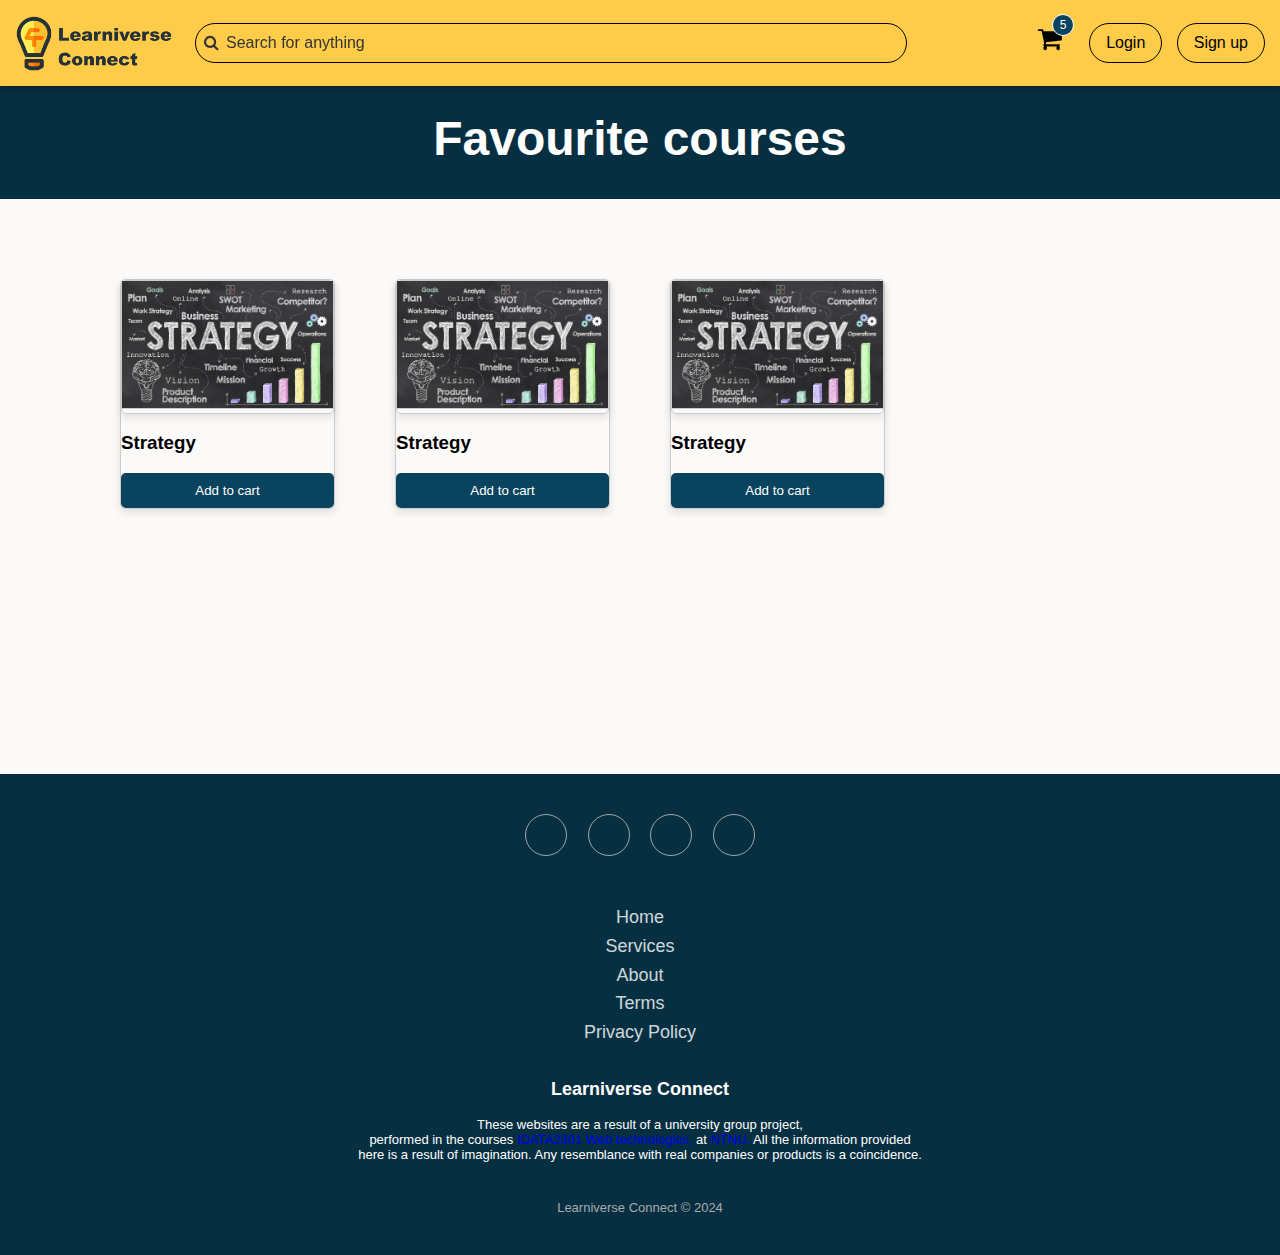
<file: frontend/pages/favourite/favourite.html>
<!DOCTYPE html>
<html lang="en" xmlns="http://www.w3.org/1999/html">
<head>
    <title>Favourite - Learniverse Connect</title>
    <link rel="icon" href="../../resources/images/logo/Logo.svg">
    <meta charset="utf-8"/>
    <meta name="viewport" content="width=device-width, initial-scale=1.0">

    <link rel="stylesheet" type="text/css" href="style.css"/>
    <link rel="stylesheet" type="text/css" href="../../resources/css/navbar.css"/>
    <link rel="stylesheet" type="text/css" href="../../resources/css/style.css"/>
    <link rel="stylesheet" type="text/css" href="../../resources/css/footer.css"/>
    <link rel="stylesheet" href="https://cdnjs.cloudflare.com/ajax/libs/font-awesome/4.7.0/css/font-awesome.min.css">
</head>
<body>

<nav id="navbar"></nav>
<div class = main>
<div class="favourite-bar">
    <h1 class="favourite-title">Favourite courses</h1>
</div>

<div class="course-container">
    <div class="course">
        <div class="image-box">
            <img src="../../resources/images/business strategy.jpg" alt="Course Image" class="course-image">
            <div class="image-text">Strategy course description. Click to view more</div>
        </div>
        <h3 class="course-title">Strategy</h3>
        <button class="course-button">Add to cart</button>
    </div>

    <div class="course">
        <div class="image-box">
            <img src="../../resources/images/business strategy.jpg" alt="Course Image" class="course-image">
            <div class="image-text">Strategy course description. Click to view more</div>
        </div>
        <h3 class="course-title">Strategy</h3>
        <button class="course-button">Add to cart</button>
    </div>

    <div class="course">
        <div class="image-box">
            <img src="../../resources/images/business strategy.jpg" alt="Course Image" class="course-image">
            <div class="image-text">Strategy course description. Click to view more</div>
        </div>
        <h3 class="course-title">Strategy</h3>
        <button class="course-button">Add to cart</button>
    </div>


</div>
</div>
<footer id="footer"></footer>

<script src="/frontend/resources/javascript/navbar-footer.js"></script>


</body>
</html>
</file>
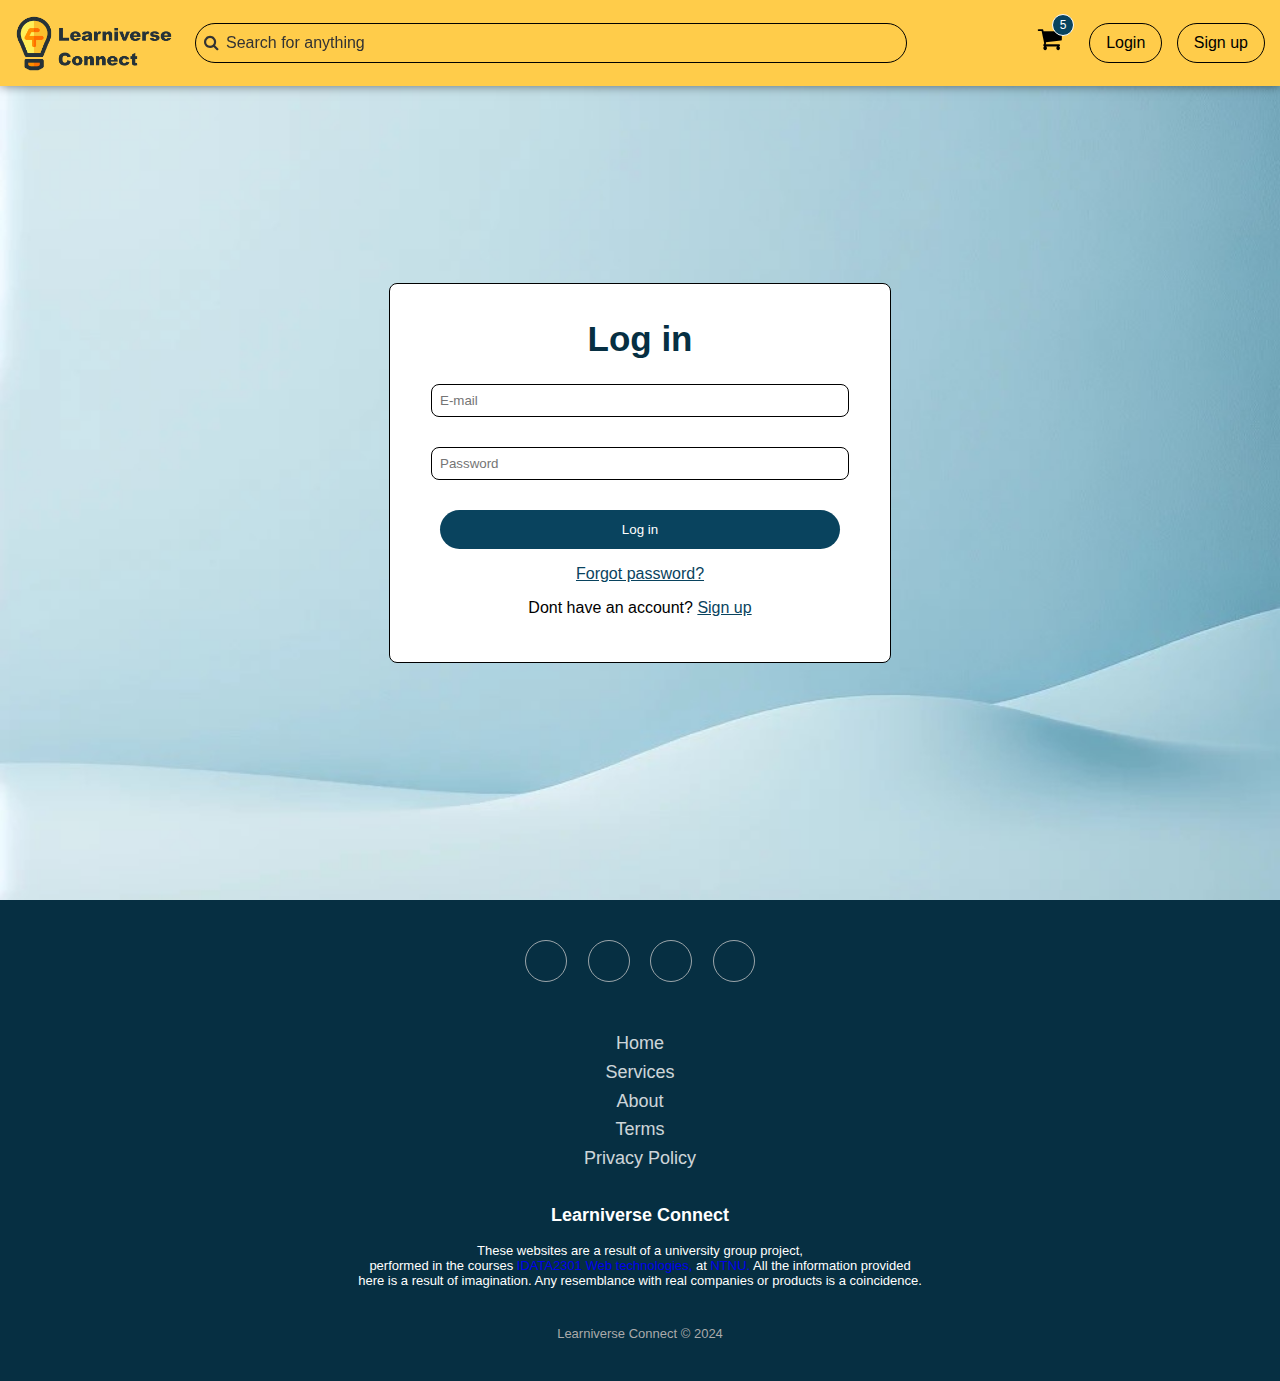
<file: frontend/pages/logIn/logIn.html>
<!DOCTYPE html>
<head xmlns="http://www.w3.org/1999/html">
    <title>Log in - Learniverse Connect</title>
    <link rel="icon" href="../../resources/images/logo/Logo.svg">
    <meta charset="utf-8"/>
    <meta name="viewport" content="width=device-width, initial-scale=1.0">

    <link rel="stylesheet" type="text/css" href="style.css"/>
    <link rel="stylesheet" type="text/css" href="../../resources/css/navbar.css"/>
    <link rel="stylesheet" type="text/css" href="../../resources/css/style.css"/>
    <link rel="stylesheet" type="text/css" href="../../resources/css/footer.css"/>
    <link rel="stylesheet" href="https://cdnjs.cloudflare.com/ajax/libs/font-awesome/4.7.0/css/font-awesome.min.css">
    <script>
    </script>
</head>

<body>
    <nav id="navbar"></nav>

    <div class="Log-in">
        <div class = "Log-in-container">

            <h3 class="Log-in-bar"> Log in </h3>

            <form action="/login" method="post">
                <input type="email" id="email" name="email" class="login-input" required placeholder="E-mail">
                <input type="password" id="password" name="password" class="login-input" required placeholder="Password">

                <button class="Log-in-button" type="submit">Log in</button>

                <p class="forgot-password-link">Forgot password?</p>

                <p class="account-links">
                    Dont have an account? <a href="#" class="sign-up-link">Sign up</a>
                </p>

            </form>

        </div>
    </div>

    <footer id="footer"></footer>

    <script src="/frontend/resources/javascript/navbar-footer.js"></script>
</body>
</html>
</file>
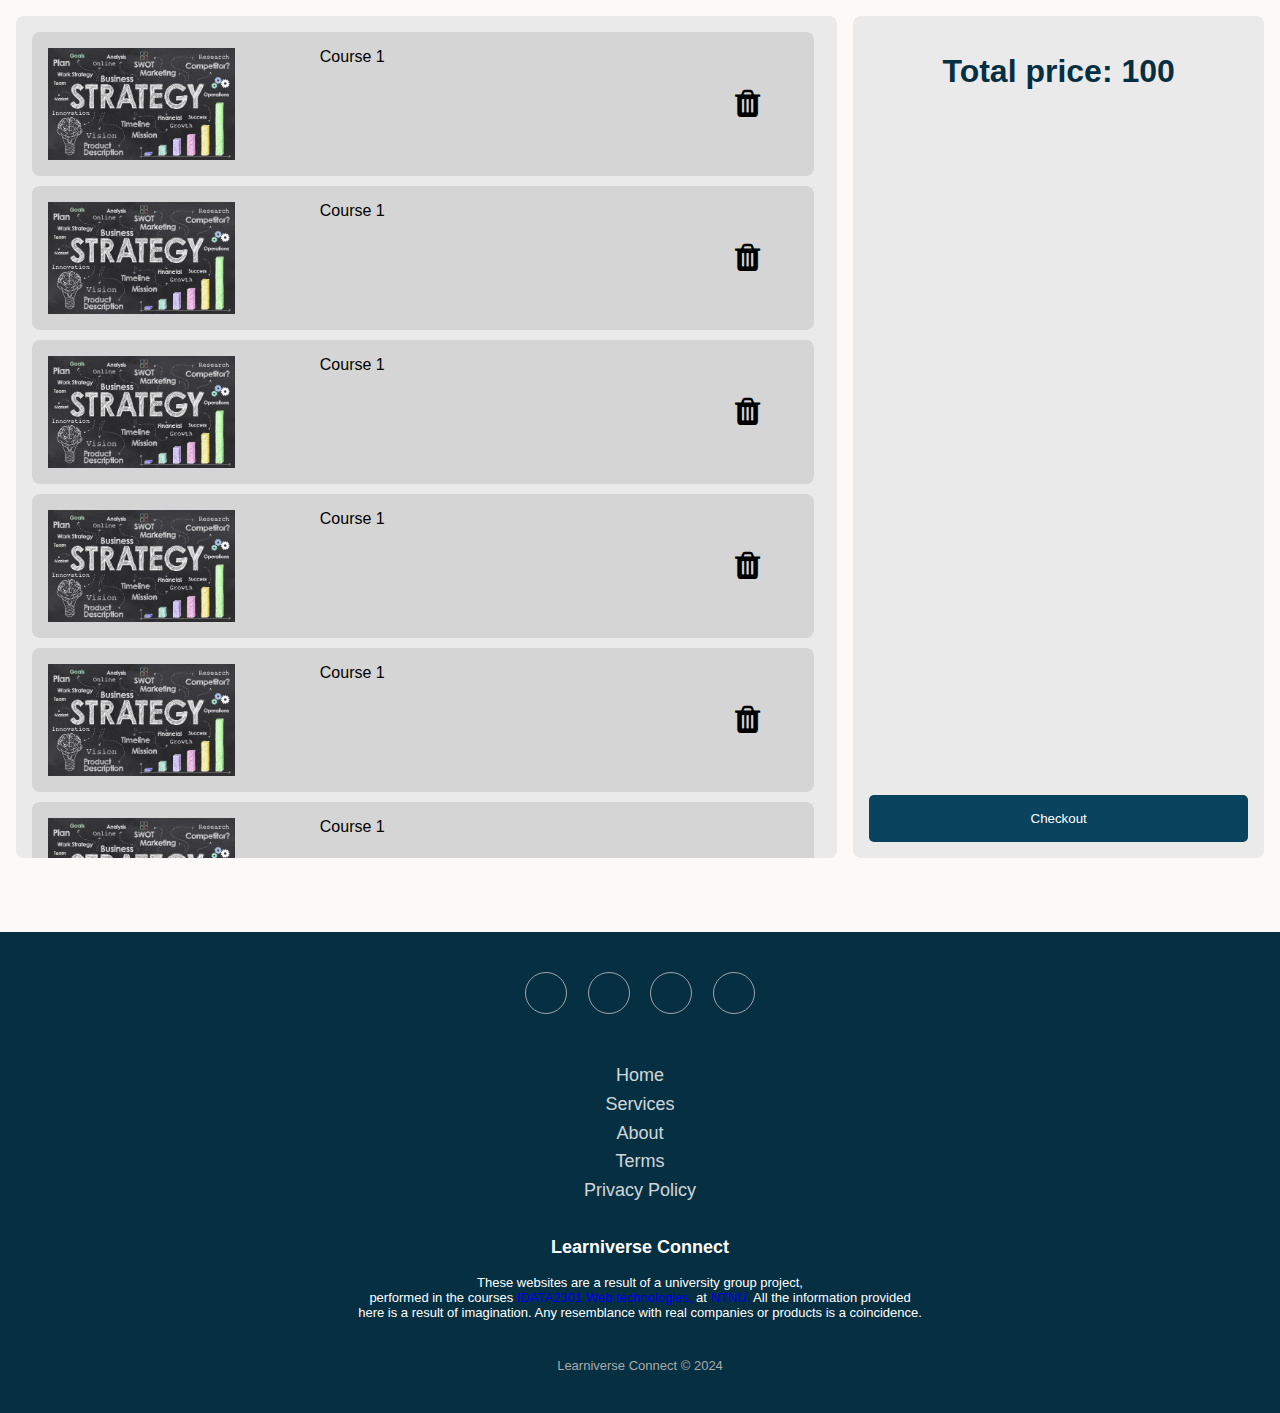
<file: frontend/pages/shoppingCart/shoppingCart.html>
<!DOCTYPE html>
<html lang="en">
<html>

<head>
    <meta charset='utf-8'>
    <title>Shopping cart - Learniverse Connect</title>
    <link rel="icon" href="../../resources/images/logo/Logo.svg">
    <meta name='viewport' content='width=device-width, initial-scale=1'>

    <link rel='stylesheet' type='text/css' media='screen' href='style.css'>
    <link rel="stylesheet" type="text/css" href="../../resources/css/navbar.css"/>
    <link rel="stylesheet" type="text/css" href="../../resources/css/style.css"/>
    <link rel="stylesheet" type="text/css" href="../../resources/css/footer.css"/>
    <link rel="stylesheet" href="https://cdnjs.cloudflare.com/ajax/libs/font-awesome/4.7.0/css/font-awesome.min.css">
</head>

<body>
    <div class="row mainRow">
        <div class="container">
            <div class="courseLI">
                <img src="../../resources/images/business strategy.jpg" alt="Course image">
                <div class="courseDescription">Course 1</div>
                <div> <!--Grid item that inherits height of parent-->
                    <div class="fa fa-trash fa-2x trash"></div>
                </div>
            </div>

            <div class="courseLI">
                <img src="../../resources/images/business strategy.jpg" alt="Course image">
                <div class="courseDescription">Course 1</div>
                <div> <!--Grid item that inherits height of parent-->
                    <div class="fa fa-trash fa-2x trash"></div>
                </div>
            </div>

            <div class="courseLI">
                <img src="../../resources/images/business strategy.jpg" alt="Course image">
                <div class="courseDescription">Course 1</div>
                <div> <!--Grid item that inherits height of parent-->
                    <div class="fa fa-trash fa-2x trash"></div>
                </div>
            </div>

            <div class="courseLI">
                <img src="../../resources/images/business strategy.jpg" alt="Course image">
                <div class="courseDescription">Course 1</div>
                <div> <!--Grid item that inherits height of parent-->
                    <div class="fa fa-trash fa-2x trash"></div>
                </div>
            </div>

            <div class="courseLI">
                <img src="../../resources/images/business strategy.jpg" alt="Course image">
                <div class="courseDescription">Course 1</div>
                <div> <!--Grid item that inherits height of parent-->
                    <div class="fa fa-trash fa-2x trash"></div>
                </div>
            </div>

            <div class="courseLI">
                <img src="../../resources/images/business strategy.jpg" alt="Course image">
                <div class="courseDescription">Course 1</div>
                <div> <!--Grid item that inherits height of parent-->
                    <div class="fa fa-trash fa-2x trash"></div>
                </div>
            </div>

            <div class="courseLI">
                <img src="../../resources/images/business strategy.jpg" alt="Course image">
                <div class="courseDescription">Course 1</div>
                <div> <!--Grid item that inherits height of parent-->
                    <div class="fa fa-trash fa-2x trash"></div>
                </div>
            </div>
        </div>

        <div class="container checkoutContatiner">
            <h1>Total price: <span id="price">100</span></h1>
            <button class="checkoutBtn">Checkout</button>
        </div>
    </div>

    <footer id="footer"></footer>

    <script src="/frontend/resources/javascript/navbar-footer.js"></script>
</body>
</html>
</file>
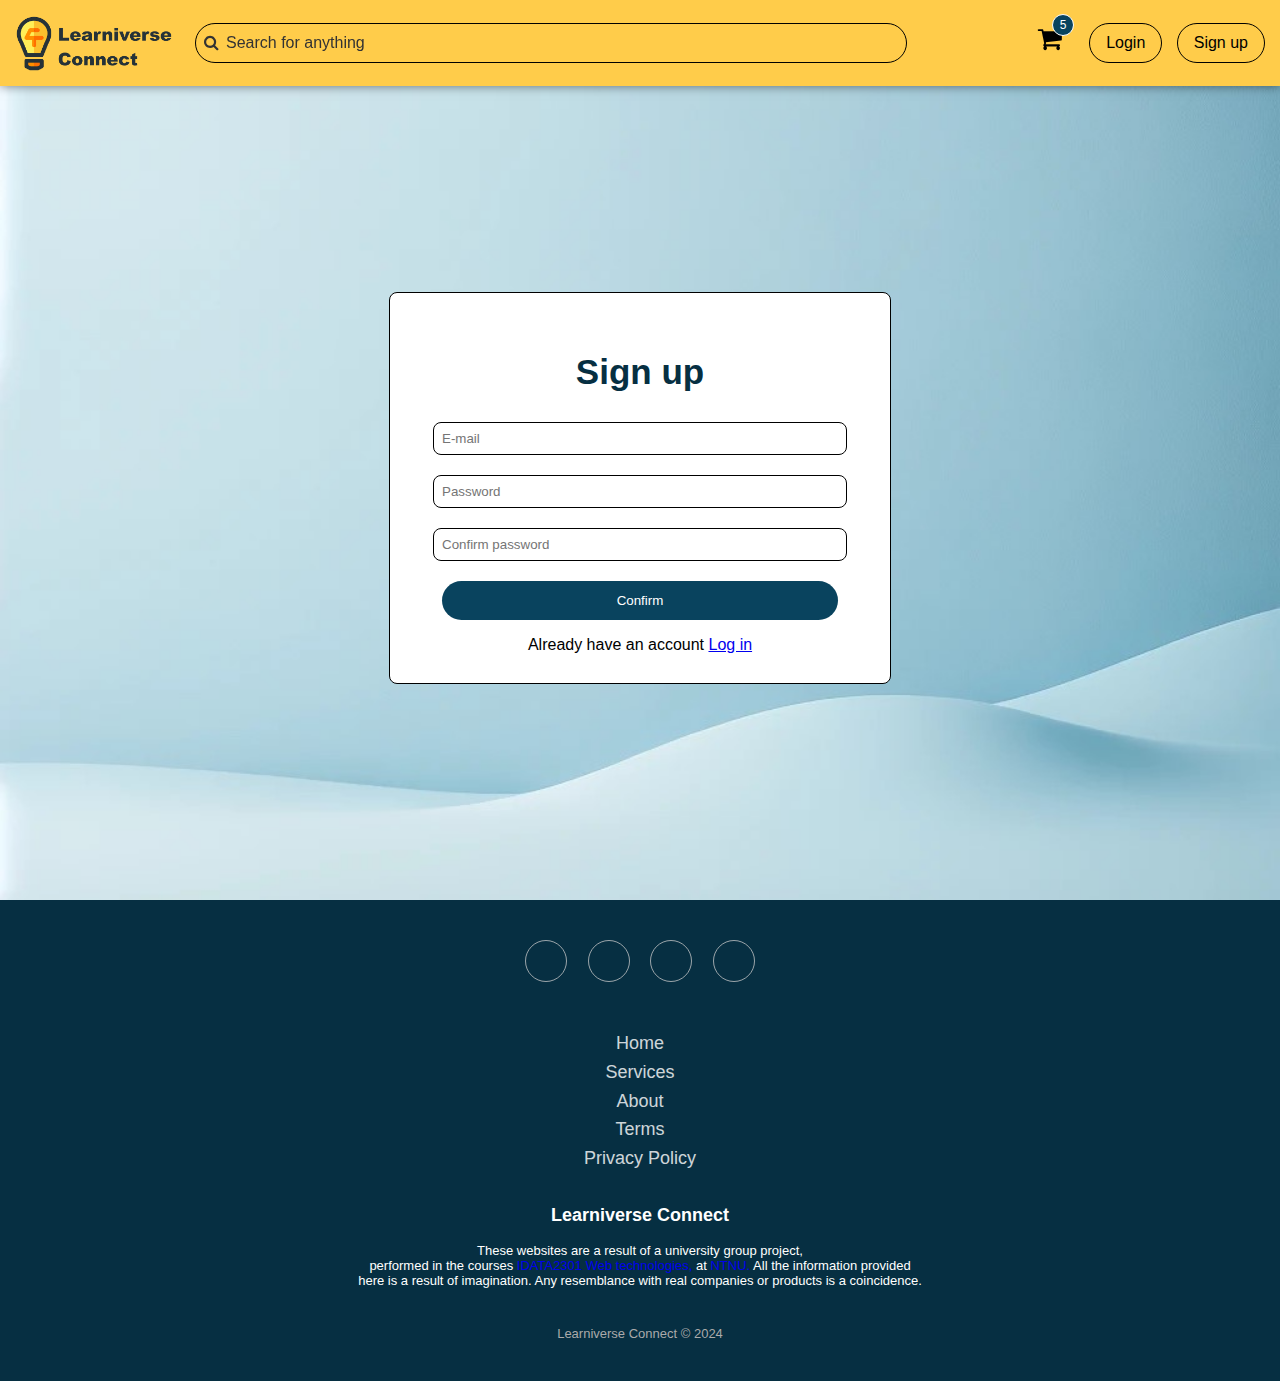
<file: frontend/pages/signUp/signUp.html>
<!DOCTYPE html>
<html lang="en">
<head>
  <title>Sign up - Learniverse Connect</title>
  <link rel="stylesheet" type="text/css" href="../../resources/images/background/sign-up-background.jpg">
  <link rel="icon" href="../../resources/images/logo/Logo.svg">
  <meta charset="utf-8"/>
  <meta name="viewport" content="width=device-width, initial-scale=1.0">
  
  <link rel="stylesheet" type="text/css" href="style.css"/>
  <link rel="stylesheet" type="text/css" href="../../resources/css/navbar.css"/>
  <link rel="stylesheet" type="text/css" href="../../resources/css/style.css"/>
  <link rel="stylesheet" type="text/css" href="../../resources/css/footer.css"/>
  <link rel="stylesheet" href="https://cdnjs.cloudflare.com/ajax/libs/font-awesome/4.7.0/css/font-awesome.min.css">
</head>

<body>
  <nav id="navbar"></nav>
  <div class="signUpBar">
    <div class="signUpContainer">
      <h2 class="signUpLabel">Sign up</h2>
      <form class="signUpForm">
        <div class="formRow">
          <input type="text" id="email" name="email" required placeholder="E-mail">
        </div>
        <div class="formRow">
          <input type="password" id="password" name="password" required placeholder="Password">
        </div>
        <div class="formRow">
          <input type="password" id="cpassword" name="cpassword" required placeholder="Confirm password">
        </div>
        <input class="form-button" type="submit" value="Confirm">
      </form>
      <p class="account-links">
        Already have an account <a href="#" class="sign-up-link">Log in</a>
      </p>
    </div>
  </div>

    <footer id="footer"></footer>

    <script src="/frontend/resources/javascript/navbar-footer.js"></script>
</body>
</html>
</file>
<file: style.css>
body {
    font-family: sans-serif;
}

ul {
    padding: 15px;
    overflow: hidden;
    text-align: center;
    margin: 0;
    list-style-type: none;
}

li {
    display: inline-block;
    vertical-align: middle;
    margin-right: 20px;
}

li.right {
    float: right;
}

li.left {
    float: left;
}

li:last-child {
    margin-right: 0;
}

li a {
    display: block;
    text-align: center;
    padding: 14px 16px;
    background-color: transparent;
}

li a:hover:not(.active) {
    background-color: gray;
}

li select, li input {
    padding: 10px 16px;
    margin: 0;
    vertical-align: middle; /
}

li select {
    border: 1px solid #ccc;
    background-color: white;
    color: black;
}

li input {
    border: 1px solid #ccc;
    background-color: white;
    color: black;
}
</file>
<file: frontend/pages/index/style.css>
.main-section {
    min-height: 100%;
}

/* For the hero section*/
.hero-section {
    padding: 25px;
    padding-top: 100px;
    background-image: url('../../resources/images/background/HeroImage.png');
    background-size: cover;
    background-position: center;
    height: 60vh;
    display: flex;
    align-items: center;
    justify-content: center;
    text-align: center;
}

.hero-content {
    background-color: rgba(255, 255, 255, 0.7);
    padding: 20px;
    box-shadow: 0 4px 8px 0 rgba(0, 0, 0, 0.2),
                0 6px 20px 0 rgba(0, 0, 0, 0.19);
    border-radius: 5px;
}

.hero-quote {
    font-size: 60px;
    margin-bottom: 20px;
}

.search-container {
    display: flex;
    justify-content: center;
    padding: 20px;
    position: relative;
    margin: auto;
}

.search-bar {
    width: 50vw;
    padding: 10px 40px 10px 37px;
    font-size: 16px;
    border: 1px solid black;
    border-radius: 25px;
    outline: none;
}

.search-icon-button {
    font-size: 20px;
    background: none;
    border: none;
    position: absolute;
    top: 50%;
    transform: translateY(-50%);
    cursor: pointer;
    color: #333;
    padding: 0 10px;
}

.search-bar::placeholder {
  color: #333;
}

.search-bar:focus {
    outline: none;
    box-shadow: 0 0 0 0.8px black;
}

.explore-courses-link {
    display: inline-block;
    background-color: #ffcc4a;
    color: black;
    padding: 10px 20px;
    border-radius: 25px;
    text-decoration: none;
    transition: background-color 0.3s;
}

.explore-courses-link:hover {
    background-color: #deb140;
}

/* Most popular courses */
.slider-container, .categories-container {
    margin: 40px;
    margin-top: 75px;
}

.course-slider {
    padding-bottom: 20px;
    scroll-behavior: smooth;
    overflow-x: auto;
    display: flex;
    gap: 15px;
    flex-wrap: nowrap;
    box-sizing: content-box;
    -webkit-overflow-scrolling: touch;
}

.slide {
    flex: 0 0 auto;
    width: 250px;
    border-radius: 5px;
    box-shadow: 0 2px 4px rgba(0,0,0,0.1);
    text-align: center;
    overflow: hidden;
}

.course-image {
    width: 100%;
    height: auto;
    border-top-left-radius: 5px;
    border-top-right-radius: 5px;
}

.course-title {
    margin: 10px 0;
    font-size: 18px;
}

.course-button {
    padding: 10px 20px;
    margin-bottom: 15px;
    width: 85%;
    margin-left: auto;
    margin-right: auto;
}

/* Scrollbar customization for aesthetics */
.course-slider::-webkit-scrollbar {
    height: 10px;
}

.course-slider::-webkit-scrollbar-thumb {
    background-color: #062f42;
    border-radius: 4px;
}

.course-slider::-webkit-scrollbar-track {
    background-color: #f0f0f0;
}

/* Most popular categories */
.categories-container {
    margin-top: 75px;
}

.categories-container .categories {
    display: flex;
    flex-wrap: wrap;
    justify-content: space-between;
}

.category {
    display: flex;
    flex-direction: column;
    text-align: center;
    margin-bottom: 75px;
}

.category button {
    box-shadow: 0 2px 4px rgba(0,0,0,0.1);
    background-color: transparent;
    padding: 0;
    display: inline-block;
    background-color: #EAEAEA;
    margin-top: 25px;
    margin-right: 10px;
    margin-left: 10px;
    transition: 0s;
}

.category button img {
    width: 150px;
    height: 150px;
    padding: 40px;
    display: block;
    margin: auto;
}

.category button img:hover  {
    background-color: #EAEAEA;
    transform: scale(1.1);
    border-radius: 5px;
}

.course-label {
    padding-top: 5px;
    width: 200px;
    text-align: center;
    margin: auto;
}

@media (max-width: 710px) {
    /* Most popular courses */
    .slide {
        width: 150px;
    }

    /* Most popular categories */
    .category button img {
        width: 100px;
        height: 100px;
        padding: 30px;
    }
}

@media (max-width: 485px) {
    /* Most popular categories */
    .category button img {
        width: 60px;
        height: 60px;
        padding: 20px;
    }

    .course-label {
        font-size: 15px;
        width: 100px;
    }
}
</file>
<file: frontend/resources/css/navbar.css>
.navbar {
    background-color: #ffcc4a;
    box-shadow: 0px 0px 10px rgba(0,0,0,0.5);
    position: fixed;
    top: 0;
    width: 100%;
    z-index: 10;
}

.navbar-container {
    display: flex;
    justify-content: space-between;
    align-items: center;
    padding: 15px;
    width: calc(100% - 30px);
}

.logo-link img {
    max-width: 100%;
    min-width: 30px;
    height: auto;
}

.menu-search-bar {
    flex-grow: 1;
    margin: 0 10px;
}

.menu-search-container {
    display: flex;
    flex-grow: 1;
    justify-content: flex-start;
    position: relative;
    margin-left: 10px;
}

.menu-search-bar {
    padding: 10px 40px 10px 30px;
    font-size: 16px;
    border: 1px solid black;
    border-radius: 25px;
    outline: none;
    background: transparent;
    width: auto;
}

.menu-search-bar::placeholder {
  color: #333;
}

.menu-search-bar:focus {
    outline: none;
    box-shadow: 0 0 0 0.8px black;
}

.menu-search-icon-button {
    font-size: 16px;
    background: none;
    border: none;
    position: absolute;
    top: 50%;
    transform: translateY(-50%);
    cursor: pointer;
    color: #333;
    left: 13px;
}

.menu-button {
    display: inline-block;
    background-color: #ffcc4a;
    color: black;
    padding: 10px 16px;
    margin-left: 10px;
    border: 1px solid black;
    border-radius: 25px;
    text-decoration: none;
    transition: background-color 0.5s;
}

.menu-button:hover {
    background-color: #deb140;
    box-shadow: 0 0 0 0.8px black;
}

.navbar a {
    color: black;
    text-decoration: none;
    position: relative;
}

.mobile-menu-icon, .mobile-menu-icon-hidden {
  background: none;
  border: none;
  font-size: 26px;
  cursor: pointer;
  margin-right: 10px;

}

.mobile-menu-icon:hover, .mobile-menu-icon-hidden:hover  {
    border-bottom: solid;
}

.popup-menu {
    overflow: hidden;
    max-height: 0;
    transition: max-height 0.1s ease-out;
    position: absolute;
    top: 100%;
    left: 0;
    width: 100%;
    background-color: #ffcc4a;
    box-shadow: 0px 0px 10px rgba(0,0,0,0.5);
    z-index: 2;
}

.popup-menu.show {
    max-height: 500px;
}

.popup-menu-item {
    display: block;
    padding: 10px;
    color: black;
    text-decoration: none;
    border-top: 1px solid #4a4a4a;
}

.logo-small {
    display: none;
}

.logo-large {
    display: block;
}

.mobile-menu-icon-hidden {
  display: none;
}

@media (min-width: 768px) {
    .menu-search-bar {
        width: 50vw;
        max-width: 900px;
    }
}

@media (max-width: 1010px) {
    .menu-search-container, .menu-search-bar {
        width: auto;
    }
}

@media (max-width: 768px) {
    .logo-large {
        display: none;
    }

    .logo-small {
        display: block;
    }
}

@media (min-width: 661px) {
    .popup-menu {
        display: none !important;
    }
}

@media (max-width: 660px) {
    .navbar {
        position: absolute;
    }

    .right-items {
        display: none;
    }

    .mobile-menu-icon-hidden {
        display: block;
        margin-left: auto;
    }

}

@media (max-width: 410px) {
    .menu-search-container, .menu-search-bar {
        width: 130px;

    }

    .menu-search-bar::placeholder {
      font-size: 14px;
    }
}

@media (max-width: 356px) {
    .menu-search-container, .menu-search-bar {
        width: 90px;

    }

    .menu-search-bar::placeholder {
      font-size: 14px;
    }
}

.cart-count {
    position: absolute;
    top: -10px;
    right: -5px;
    background-color: #09435e;
    color: white;
    width: 20px;
    height: 20px;
    border-radius: 50%;
    font-size: 12px;
    display: flex;
    justify-content: center;
    align-items: center;
    border: 1px solid white;
}

.cart-dropdown {
    visibility: hidden;
    opacity: 0;
    position: absolute;
    right: -30px;
    width: 200px;
    top: 230%;
    background-color: #ffcc4a;
    box-shadow: 0px 0px 10px rgba(0,0,0,0.5);
    z-index: 5;
    border-radius: 3px;
    padding: 5px;
    transition: opacity 0.1s, visibility 0s 0.1s; /* brukes ikke nå */
    border: 1px solid black;
    font-size: 26px;
}

.cart-dropdown ul {
    list-style: none;
    padding: 0;
    margin: 0;
}

.cart-dropdown ul li {
    padding: 10px;
    border-bottom: 1px solid #f0f0f0;
}

.cart-dropdown ul li:last-child {
    border-bottom: none;
}

.mobile-menu-icon:hover .cart-dropdown {
    visibility: visible;
    opacity: 1;
    transition-delay: 0s; /* brukes ikke nå */
}

.cart-course {
    border-bottom: 1px solid black;
}

.cart-course:last-child {
    border-bottom: none;
}
</file>
<file: frontend/resources/css/style.css>
html, body {
    height: 100%;
    font-family: sans-serif; /*google font*/
    margin: 0px;
    padding: 0px;
    background-color: #fbfaf9;
}

h2, h1 {
    color: #062f42;
}

button {
    background-color: #09435e;
    color: white;
    border: none;
    cursor: pointer;
    border-radius: 5px;
    transition: 0.3s;
}

button:hover {
    background-color: #062f42;
}
</file>
<file: frontend/resources/css/footer.css>
.footer {
  padding:40px 0;
  background-color: #062f42;
  color:white;
  margin-top: 0;
}

.footer ul, .footer h3 {
  padding:0;
  list-style:none;
  text-align:center;
  font-size:18px;
  line-height:1.6;
  margin-bottom:0;
}

.footer li {
  padding:0 10px;
}

.footer ul a {
  color:inherit;
  text-decoration:none;
  opacity:0.8;
}

.footer ul a:hover {
  opacity:1;
}

.footer .social {
  text-align:center;
  padding-bottom:25px;
}

.footer .social > a {
  font-size:24px;
  width:40px;
  height:40px;
  line-height:40px;
  display:inline-block;
  text-align:center;
  border-radius:50%;
  border:1px solid #ccc;
  margin:0 8px;
  color:inherit;
  opacity:0.75;
}

.footer .social > a:hover {
  opacity:0.9;
}

.footer .info {
    padding: 10px;
    text-align: center;
    font-size:13px;
}

.footer .info a {
    text-decoration: none;
}

.footer .info a:hover {
    color: #008000;
    text-decoration: underline;
}

.footer .info a:active {
  color: #004D00;
}

.footer .info a:visited {
  color: #99CC00;
}

.footer .copyright {
  margin-top:15px;
  text-align:center;
  font-size:13px;
  color:#aaa;
  margin-bottom:0;
}
</file>
<file: frontend/pages/aboutUs/style.css>
.flex-container {
    min-height: 100%;
    position: relative;
    display: flex;
    align-items: center;
    justify-content: center;
    flex-wrap: wrap;
    flex-direction: column;
}

.aboutUsLabel {
    width: 100%;
    padding: 20px;
    padding-top: 100px;
    font-size: 50px;
    background-color: #ebebeb;
    text-align: center;
}

.text-image-container {
    display: flex;
    align-items: center;
    margin-bottom: 20px;
}

.img-left {
    flex-direction: row-reverse;
}

.content-image {
    width: 25vw;
    height: auto;
    margin: 0 20px;
}

.paragraph {
    flex: 1;
    padding-left: 20px;
    padding-right: 20px;
    padding-bottom: 20px;
    max-width: 800px;
    font-size: 20px;
    line-height: 1.6;
    border-top: double gray;
    margin: 0 auto;
    text-align: center;
}

section {
    flex: 1;
}

.subtitleLabel {
    padding-left: 20px;
    padding-top: 10px;
    font-size: 25px;
    text-align: center;
}

@media (max-width: 768px) {
    .flex-container {
        flex-direction: column;
        text-align: center;
    }

    .paragraph {
        padding-left: 20px;
        padding-right: 20px;
    }

    .content-image {
        display: none;
    }
}

@media (min-width: 2000px) {
    .content-image {
        width: 300px;
    }
}
</file>
<file: frontend/pages/browser/style.css>
.site-overlay {
    display: none;
    position: fixed;
    top: 0;
    left: 0;
    width: 100%;
    height: 100%;
    background-color: rgba(0, 0, 0, 0.5);
    z-index: 999;
}

/* When the sidebar is visible, show the overlay */
.category-sidebar.sidebar-visible ~ .site-overlay {
    display: block;
}

.browser-content {
    margin-top: 50px;
    display: flex;
    flex-wrap: wrap;
    padding: 5%;
}

.top {
    width: 100%;
}

.results-header {
    font-size: 40px;
}

/* Filter and sorting select styles */
.button-container {
    display: flex;
    align-items: center;
    margin-bottom: 20px;
}

.filter-button,
.sort-container {
    align-items: center;
}

.sort-select,
.filter-button {
    font-size: 16px;
    padding: 15px 10px;
    border-radius: 5px;
    border: 1.5px solid #ccc;
    background-color: white;
    cursor: pointer;
}

.sort-container {
    position: absolute;
    right: 5%;
    margin-left: auto;
    margin-right: 0;
}

.sort-select:hover {
    background-color: #EAEAEA;
    transition: 0.3s;
}

.filter-button {
    margin-right: 10px;;
    padding: 14px 10px;
    width: 120px;
    justify-content: center;
    color: black;
}

.filter-button:hover {
   background-color: #EAEAEA;
}

.filter-text, .sort-label {
    text-align: center;
    font-weight: bold;
}

.clear-filter {
    font-size: 16px;
    font-weight: bold;
    margin-right: 10px;
    cursor: pointer;
}

.clear-filter:hover {
    text-decoration: underline;
}

.sort-label {
    margin-right: 10px;
    font-size: 18px;
}

/* Sidebar styles */
.category-sidebar {
    display: none;
    flex: 1;
}

.category-sidebar.sidebar-visible {
    display: block;
}

/* Custom checkbox styles */
.category-option {
    margin-bottom: 10px;
}

.category-option input[type="checkbox"] {
    accent-color: #062f42;
    width: 20px;
    height: 20px;
    position: relative;
    cursor: pointer;
}

.category-option label {
    position: relative;
    bottom: 3px;
    margin-left: 6px;
    font-size: 18px;
    cursor: pointer;
}

#filterResultsHeader {
    display: none;
}

#sidebarDoneButton {
    display: none;
}

/* Courses styles */
.course-container {
    flex: 3;
    display: grid;
    grid-template-columns: repeat(auto-fill, minmax(240px, 1fr));
    gap: 20px;
}

.course {
    display: flex;
    flex-direction: column;
    justify-content: space-between;
    height: 100%;
    text-align: center;
    box-shadow: 0 2px 4px rgba(0,0,0,0.1);
}

.course-image {
    width: 100%;
    border-top-left-radius: 5px;
    border-top-right-radius: 5px;
}

.course-title {
    margin: 10px 0;
}

.course-button {
    padding: 10px 20px;
    width: 100%;
    box-sizing: border-box;
    border-top-left-radius: 0px;
    border-top-right-radius: 0px;
}

.image-box {
    position: relative;
}

.image-box:hover {
    cursor: pointer;
}

.image-box:hover .image-text {
    opacity: 1;
    transition: opacity 0.3s ease-in-out;
}

.image-box:hover .course-image {
    filter: grayscale(1) brightness(0.4);
    transition: filter 0.3s ease-in-out;
}

.image-box .course-image {
    transition: filter 0.3s ease-in-out;
}

.image-text {
    position: absolute;
    padding: 10px;
    width: 100%;
    max-width: 90%;
    color: white;
    font-size: 20px;
    top: 50%;
    left: 50%;
    transform: translate(-50%, -50%);
    opacity: 0;
    transition: opacity 0.3s ease-in-out;
    text-align: center;
}

@media (max-width: 768px) {
    /* Filter and sorting select styles */
    .filter-button, .sort-container, .clear-filter, .sort-label {
        font-size: 14px;
        padding: 10px 5px;
    }

    .sort-container {
        position: relative;
        right: 0px;
        bottom: 10px;
    }

    .sort-label, .sort-select {
        display: block;
        margin: 0 auto;
    }

    /* Courses styles */
    .course-container {
        grid-template-columns: repeat(auto-fill, minmax(150px, 1fr));
    }
}

@media (max-width: 980px) {
    /* Sidebar on smaller devices styles */
    .category-sidebar {
        display: none;
        position: fixed;
        right: -100%;
        top: 0;
        width: 80%;
        max-width: 300px;
        height: 100%;
        background-color: #fbfaf9;
        box-shadow: -2px 0 5px rgba(0,0,0,0.5);
        transition: right 0.3s ease;
        z-index: 1000;
    }

    .category-sidebar.sidebar-visible {
        display: flex;
        flex-direction: column;
        justify-content: space-between;
        position: fixed;
        right: 0;
        top: 0;
        width: 80%;
        max-width: 300px;
        height: 100%;
        background-color: #fbfaf9;
        box-shadow: -2px 0 5px rgba(0,0,0,0.5);
        transition: right 0.3s ease;
        padding: 20px;
        box-sizing: border-box;
        z-index: 1000;
    }

    /* Results and clear filters header */
     .category-sidebar.sidebar-visible #filterResultsHeader {
        justify-content: space-between;
        align-items: center;
        padding: 10px;
        border-bottom: 1px solid #ccc;
        width: 100%;
    }

    .results-count {
        font-size: 18px;
        font-weight: bold;
    }

    #clearFilterInSidebar {
        margin-left: auto;
        padding: 0px 30px;
        width: auto;
        right: 0px;
    }

    /* Done button styles */
    .category-sidebar.sidebar-visible #sidebarDoneButton {
        margin-top: auto;
        padding: 10px 20px;
        width: auto;
        bottom: 20px;
    }

    .category-option label {
        margin-left: 0px;
        font-size: 15px;
    }

}
</file>
<file: frontend/pages/checkout/style.css>
.container {
    padding: 1rem;
    overflow-y: scroll;
    min-height: 60vh;
    max-height: 90vh;
    border-radius: 8px;
    background-color: #d5d5d5;
    text-align: center;
    justify-content: space-between;
}

.container ul {
    padding-left: 0%;
}

.row {
    padding: 1rem;
    display: grid;
    grid-template-columns: 2fr 1fr;
    gap: 1rem;
}

@media screen and (max-width: 650px) {
    .mainRow {
        grid-template-columns: 1fr;
    }
}

.splitRow {
    display: flex;
    justify-content: space-around;
    align-items: center;
}

.splitRow p {
    padding: 0% 4px;
}

li.splitRow {
    text-wrap: nowrap;
}

label.required:after {
    content: " *";
    color: red;
}

label.required {
    text-wrap: nowrap;
}

.field {
    text-align: left;
    margin-bottom: 1rem;
}

li.splitRow,
li.field,
li.nonField {
    list-style-type: none;
    text-wrap: nowrap;
}

.field input {
    width: 98%;
    box-sizing: border-box;
}

.field input[name="cardType"] {
    width: 1rem;
}

.splitRow-70-30 {
    display: grid;
    grid-template-columns: 7fr 3fr;

}

.splitRow-50-50 {
    display: grid;
    grid-template-columns: 1fr 1fr;
}

.splitRow-70-30 input,
.splitRow-50-50 input {
    position: relative;
    box-sizing: border-box;
}

.splitRow-50-50 input {
    width: 96%;
}

.splitRow-70-30 input {
    width: 94%;
}

.field select {
    width: 98%;
}

input,
select {
    padding: 10px 16px;
    margin: 0;
    vertical-align: middle;
    background-color: transparent;
}

.submitButton {
    padding: 1rem 2rem;
    box-sizing: border-box;
}
</file>
<file: frontend/pages/course/style.css>
.main-section {
    min-height: 100%;
}

/* Information section*/
.information-section {
    display: flex;
    padding: 150px 50px 50px 50px;
    background-color: #062f42;
}

.information-section .right {
    flex: 1;
    padding-right: 20%;
}

.information-section .left {
    flex: 2;
    padding-left: 10%;
}

.course-title {
    color: white;
    font-size: 50px;
    margin: 0px;
}

.short-description {
    font-size: 20px;
    color: white;
}

.keywords {
    color: white;
}

.sidebar {
    width: 20%;
    position: fixed;
    right: 10%;
    background-color: white;
    padding: 2px;
    border: 1px solid #ddd;
    border-radius: 5px;
    box-shadow: 0px 0px 10px rgba(0,0,0,0.1);
}

.sidebar img {
    width: 100%;
    display: block;
    margin-left: auto;
    margin-right: auto;
    border-radius: 5px;
}

.sidebar-content {
    padding: 0px 30px 0px 30px;
    text-align: left;
}

.sidebar h3 {
    font-size: 30px;
    font-weight: normal;
    margin-top: 15px;
    margin-bottom: 0px;
}

.sidebar h4 {
    font-size: 13px;
    font-weight: normal;
}

.sidebar h3 span {
    font-weight: bold;
}

.sidebar-button {
  font-size: 15px;
  font-weight: bold;
  padding: 15px 20px;
  width: 100%;
  box-sizing: border-box;
  margin-top: 10px;
}

.sidebar h5 {
    text-align: center;
    font-weight: normal;
}

/* Content section */
.content-section {
    padding: 50px;;
    display: flex;
    flex-direction: row-reverse;
}

.content-section .right {
    flex: 1;
    padding-right: 5%;
}

.content-section .left {
    flex: 2;
    padding-left: 10%;
}

.content-section p {
    padding-bottom: 5%;
}

.description {
    font-size: 17px;
}

/* Course Providers */
#courseProviders {
    display: flex;
    flex-wrap: wrap;
    gap: 20px;
    justify-content: flex-start;
    padding: 20px 0;
}

.provider {
    background-color: white;
    border: 1px solid #ddd;
    padding: 20px;
    box-shadow: 0 2px 4px rgba(0,0,0,0.1);
    border-radius: 5px;
    width: calc(33.333% - 60px); /* Three items per row, accounting for gap */
    text-align: center;
}

.provider:nth-of-type(n+4) {
    display: none;
}

.provider h3, .provider h4 {
    margin: 10px 0;
}

.provider-button {
    font-size: 15px;
    font-weight: bold;
    padding: 10px 20px;
    width: 100%;
    box-sizing: border-box;
    margin-top: 10px;
}

.show-more-button {
    display: flex;
    justify-content: center;
    align-items: center;
    margin: auto;
    padding: 10px;
    border-radius: 50%;
    cursor: pointer;
    width: 40px;
    height: 40px;
}

.show-more-button i {
    font-size: 20px;
}

/* Other similar courses (with same category) */
.slider-container {
    padding-left: 10%;
    padding-right: 10%;
    padding-bottom: 20px;
    margin: 20px auto;
}

.course-slider {
    padding-bottom: 20px;
    scroll-behavior: smooth;
    overflow-x: auto;
    display: flex;
    gap: 15px;
    flex-wrap: nowrap;
    box-sizing: content-box;
    -webkit-overflow-scrolling: touch;
}

.slide {
    flex: 0 0 auto;
    width: 200px;
    border-radius: 5px;
    box-shadow: 0 2px 4px rgba(0,0,0,0.1);
    text-align: center;
    overflow: hidden;
}

.course-image {
    width: 100%;
    height: auto;
    border-top-left-radius: 5px;
    border-top-right-radius: 5px;
}

.similar-course-title {
    margin: 10px 0;
    font-size: 18px;
}

.similar-course-button {
    padding: 10px 20px;
    margin-bottom: 15px;
    width: 85%;
    margin-left: auto;
    margin-right: auto;
}

/* Scrollbar customization for aesthetics */
.course-slider::-webkit-scrollbar {
    height: 10px;
}

.course-slider::-webkit-scrollbar-thumb {
    background-color: #062f42;
    border-radius: 4px;
}

.course-slider::-webkit-scrollbar-track {
    background-color: #f0f0f0;
}


@media (max-width: 1075px) {
    /* Information section*/
    .information-section {
        padding: 150px 50px 50px 50px;
        display: block;
    }

    .sidebar {
        margin: auto;
        width: 80%;
        position: relative;
        right: 0;
    }

    /* Content section */
    .content-section {
        display: block;
    }
}

@media (max-width: 768px) {
    /* Course Providers */
    #courseProviders {
        flex-direction: column;
        align-items: center;
    }

    .provider {
        width: 80%;
    }

    /* Similar courses slider */
    .slide {
        width: 125px;
    }

    .similar-course-button {
        padding: 10px 10px;
    }
}

/* Scaling for the sidebar on short and wide */
@media (max-height: 768px) and (min-width: 1075px) {
    .sidebar {
        width: 20%;
    }

    .sidebar h3 {
        font-size: 25px;
        font-weight: normal;
    }

    .sidebar h4 {
        font-size: 12px;
    }

    .sidebar-button {
      font-size: 12px;
      padding: 10px 15px;
      margin-top: 10px;
    }
}
</file>
<file: frontend/pages/favourite/style.css>
.favourite-title {
    margin-top: 110px;
    text-align: center;
    color: white;
    font-size: xxx-large;
}
.main{
    min-height: 86%;
}
.favourite-bar {
    background-color: #062f42;
    padding: 1px;

}

.course-image {
    width: 100%;
    height: auto;
    border-bottom: 1px solid #ccc;
}

.course-title {
    text-align: left;
}

.course, .image-box {
    border: 1px solid #ccc;
    text-align: center;
    border-radius: 5px;
    box-shadow: 0px 4px 8px rgba(0, 0, 0, 0.1);
}

.course-container {
    display: grid;
    grid-template-columns: repeat(auto-fill, minmax(150px, 1fr));
    gap: 50px;
    padding-top: 80px;
    margin-right: 80px;
    margin-left: 80px;
    margin-bottom: 100px;
}

.course-button {
    padding: 10px 20px;
    width: 100%;
    box-sizing: border-box;
}

.image-box {
    position: relative;
}

.image-box:hover {
    cursor: pointer;
}

.image-box:hover .image-text {
    opacity: 1;
    transition: opacity 0.3s ease-in-out;
}

.image-box:hover .course-image {
    filter: grayscale(1) brightness(0.4);
    transition: filter 0.3s ease-in-out;
}

.image-box .course-image {
    transition: filter 0.3s ease-in-out;
}

.image-text {
    position: absolute;
    padding: 10px;
    width: 80%;
    max-width: 90%;
    color: white;
    font-size: 20px;
    top: 50%;
    left: 50%;
    transform: translate(-50%, -50%);
    opacity: 0;
    transition: opacity 0.3s ease-in-out;
    text-align: center;
}

@media (max-width: 400px) {
    .course-container {
        grid-template-columns: 1fr;
        margin-right: 20px;
        margin-left: 20px;
    }

    .favourite-title {
        margin-top: 80px;
    }
}
@media (max-width: 200px) {
    .course-container {
        grid-template-columns: 2fr;
        margin-right: 20px;
        margin-left: 20px;
    }

}

@media (max-width: 200px) {
    .course-container {
        grid-template-columns: 2fr;
        margin-right: 20px;
        margin-left: 20px;
    }

}


@media (min-width: 1200px) {
    .course-container {
        grid-template-columns: repeat(auto-fill, minmax(200px, 1fr));
        gap: 60px;
        margin-right: 120px;
        margin-left: 120px;
    }
}
</file>
<file: frontend/pages/logIn/style.css>
body {
    background-image: url('../../resources/images/background/sign-up-background.jpg');
    background-size: cover;
    background-repeat: no-repeat;
    background-attachment: fixed;
    background-position: center;
}
.Log-in {
    display: flex;
    align-items: center;
    justify-content:center;
    min-height: 100vh;
}

.Log-in-bar {
    display: block;
    margin-bottom: 25px;
    font-size: 35px;
    color: #062f42;

}

.Log-in-container {
    width: 500px;
    height: 378px;
    margin-top: 45px;
    border: 1px solid black;
    background-color: white;
    border-radius: 8px;
    text-align: center;
    box-shadow: 0 0 0 black;
}

.login-input {
    width: 80%;
    padding: 8px;
    margin-bottom: 30px;
    border: 1px solid #000;
    border-radius: 0.5rem;
    margin-right: 30px;
    align-content: center;
    margin-left: 30px;
}
.Log-in-button {
    width: 80%;
    padding: 12px ;
    border-radius: 25px;
}

.forgot-password-link {
    color: #09435e;
    text-decoration: underline;
    cursor: pointer;
}

.forgot-password-link:hover {
    color: #555;
}

.sign-up-link{
    color: #09435e;
    text-decoration: underline;
    cursor: pointer;
}

.sign-up-link:hover {
    color: #555;
}

@media only screen and (max-width: 600px) {
    body{
        background-image: none;
    }
    .Log-in {
        height: auto;
    }

    .Log-in-container {
        width: 80%;
        margin-top: 100px;
        margin-bottom: 20px;
    }

    .login-input {
        width: 80%;
        margin-right: 20px;
        margin-left: 20px;
    }


}

@media (min-width: 601px) and (max-width: 800px) {
    body {
        background-image: none;
    }

    .Log-in-container{
        margin-top: 100px;
        margin-bottom: 50px;
    }

}


@media (min-width: 1300px)and (max-height:700px ) {
    body {
        background-image: none;
    }

    .Log-in-container{
        margin-top: 100px;
        margin-bottom: 50px;
    }

}

@media (max-width: 1248px){
    body {
        background-image: none;
    }

    .Log-in-container{
        margin-top: 100px;
        margin-bottom: 50px;
    }

}
</file>
<file: frontend/pages/shoppingCart/style.css>
.container {
    padding: 1rem;
    overflow-y: scroll;
    min-height: 60vh;
    max-height: 90vh;
    border-radius: 8px;
    background-color: #EAEAEA;
    text-align: center;
    justify-content: space-between;
    display: flex;
    flex-direction: column;
}

.row {
    min-height: 100%;
    padding: 1rem;
    display: grid;
    grid-template-columns: 2fr 1fr;
    gap: 1rem;
}

@media screen and (max-width: 650px) {
    .mainRow {
        grid-template-columns: 1fr;
    }
}

.checkoutBtn {
    position: relative;
    bottom: 0;
    padding: 1rem 2rem;
    box-sizing: border-box;
}

.courseLI {
    text-align: left;
    padding: 1rem;
    margin-bottom: 10px;
    border-radius: 8px;
    background-color: #d5d5d5;
    width: 95%;
    height: 7rem;
    display: grid;
    grid-template-columns: 4fr 7fr 1fr;
    min-width: min-content;
}

.courseLI img {
    width: auto;
    height: auto;
    max-height: 100%;
    max-width: 100%;
    min-width: 75px;
    min-height: auto;
    position: relative;
    top: 50%;
    transform: translateY(-50%);
    overflow: hidden;
}

.courseDescription {
    padding-left: 5%;
    padding-right: 2%;
}

.trash {
    cursor: pointer;
    text-align: center;
    position: relative;
    top: 50%;
    transform: translateY(-50%);
}
</file>
<file: frontend/pages/signUp/style.css>
body {
    background-image: url('../../resources/images/background/sign-up-background.jpg');
    background-size: cover;
    background-repeat: no-repeat;
    background-attachment: fixed;
    background-position: center;
}

.signUpBar {
    display: flex;
    align-items: center;
    justify-content: center;
    min-height: 100vh;
}

.signUpLabel {
    display: block;
    margin-bottom: 30px;
    font-size: 35px;
    color: #062f42;
}

.signUpContainer {
    width: 440px;
    height: 330px;
    padding: 30px;
    margin-top: 75px;
    border: 1px solid black;
    background-color: white;
    border-radius: 8px;
    text-align: center;
    box-shadow: 0 0 0 black;
}

.signUpForm {
    display: block;
}

.formRow input {
    width: 90%;
    padding: 8px;
    margin-bottom: 20px;
    border: 1px solid #000;
    border-radius: 0.5rem;
    align-content: center;
}

.form-button {
    background-color: #09435e;
    color: white;
    text-decoration: none;
    width: 90%;
    padding: 12px;
    border-radius: 25px;
    cursor: pointer;
    border: none;
}

.form-button:hover {
    background-color: #062f42;
    box-shadow: 0 0 0 0.8px black;
}


/* Small screens (up to 600px) */
@media (max-width: 600px) {
    body {
        background-image: none;
    }

    .signUpContainer {
        width: 73%;
        margin-top: 100px;
        margin-bottom: 20px;
    }

    .formRow input {
        width: 90%;
    }
}

@media (min-width: 601px) and (max-width: 800px) {
    body {
        background-image: none;
    }

    .signUpContainer{
        margin-bottom: 50px;
        margin-top: 100px;
    }
}

@media (min-width: 1300px)and (max-height:700px ) {
    body {
        background-image: none;
    }

    .signUpContainer{
        margin-top: 150px;
        margin-bottom: 50px;
    }

}

@media (max-width: 1248px){
    body {
        background-image: none;
    }

    .signUpContainer{
        margin-top: 100px;
        margin-bottom: 50px;
    }

}
</file>
